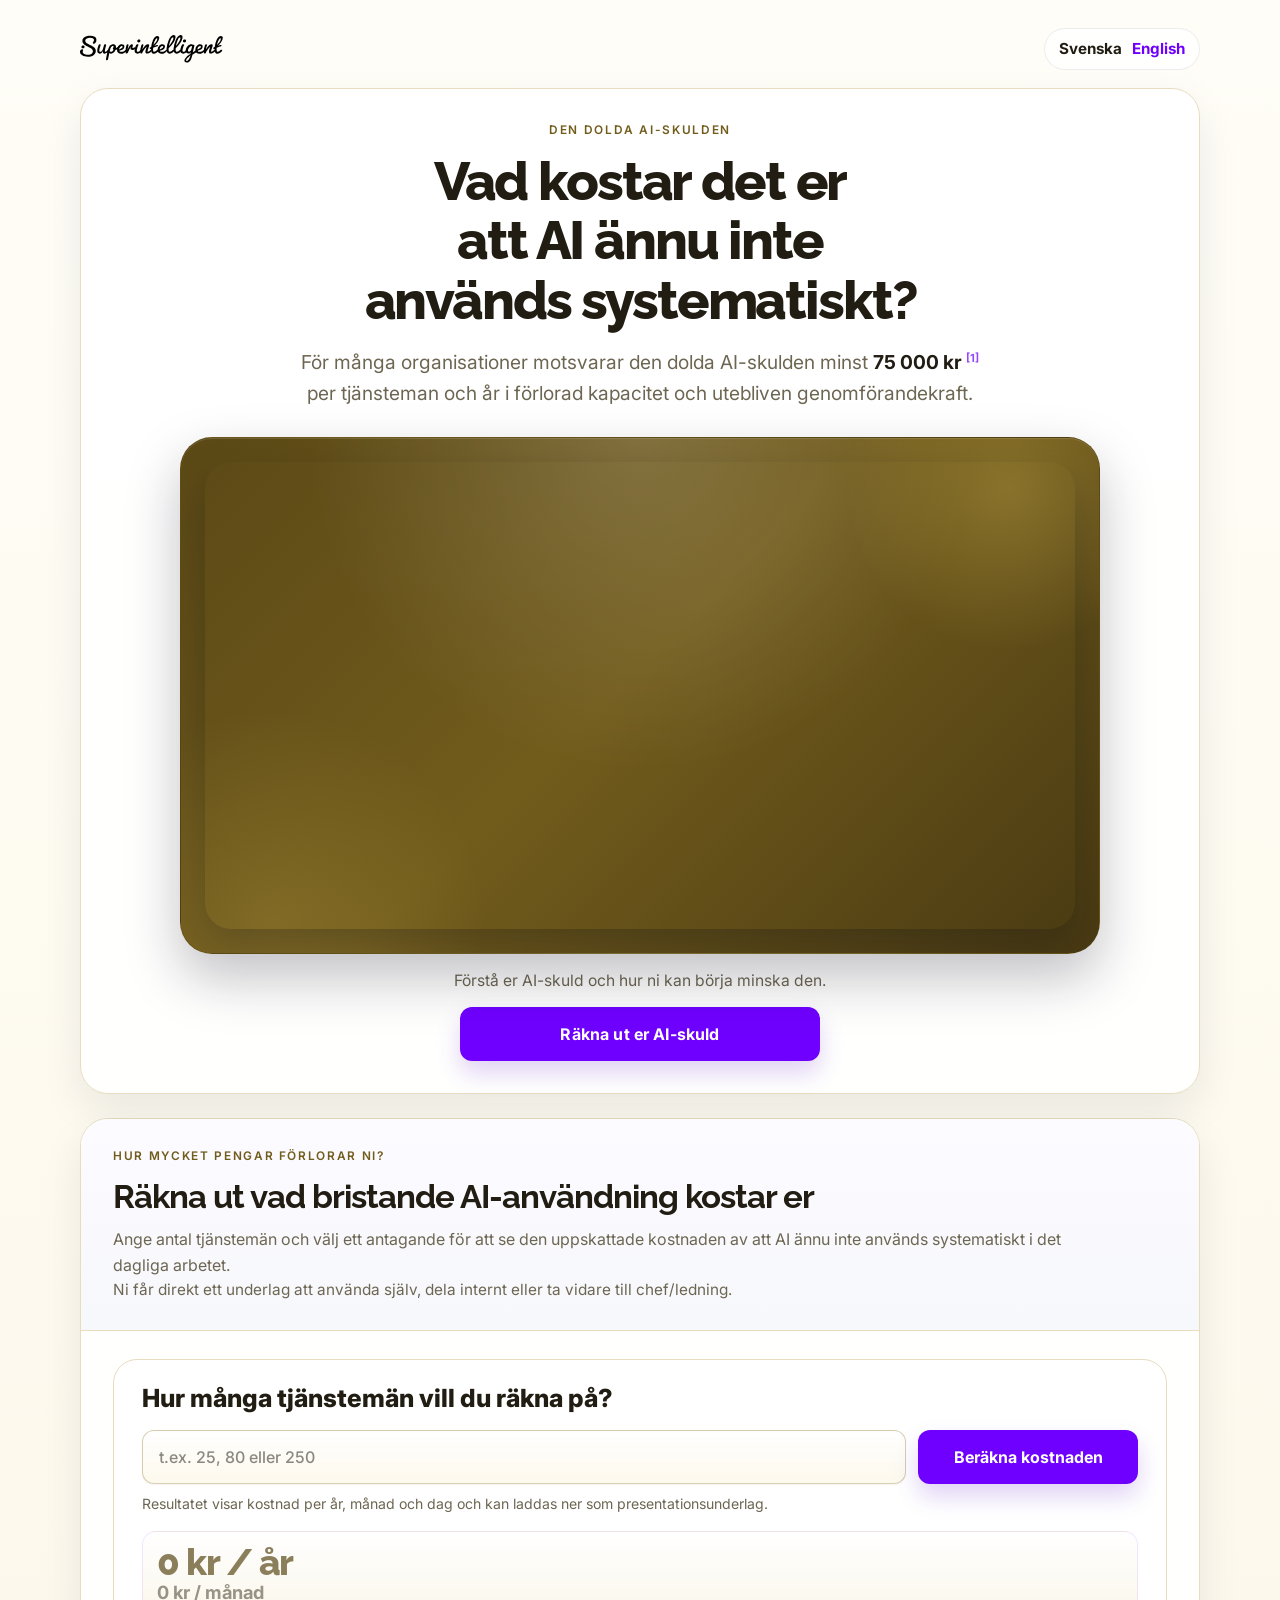
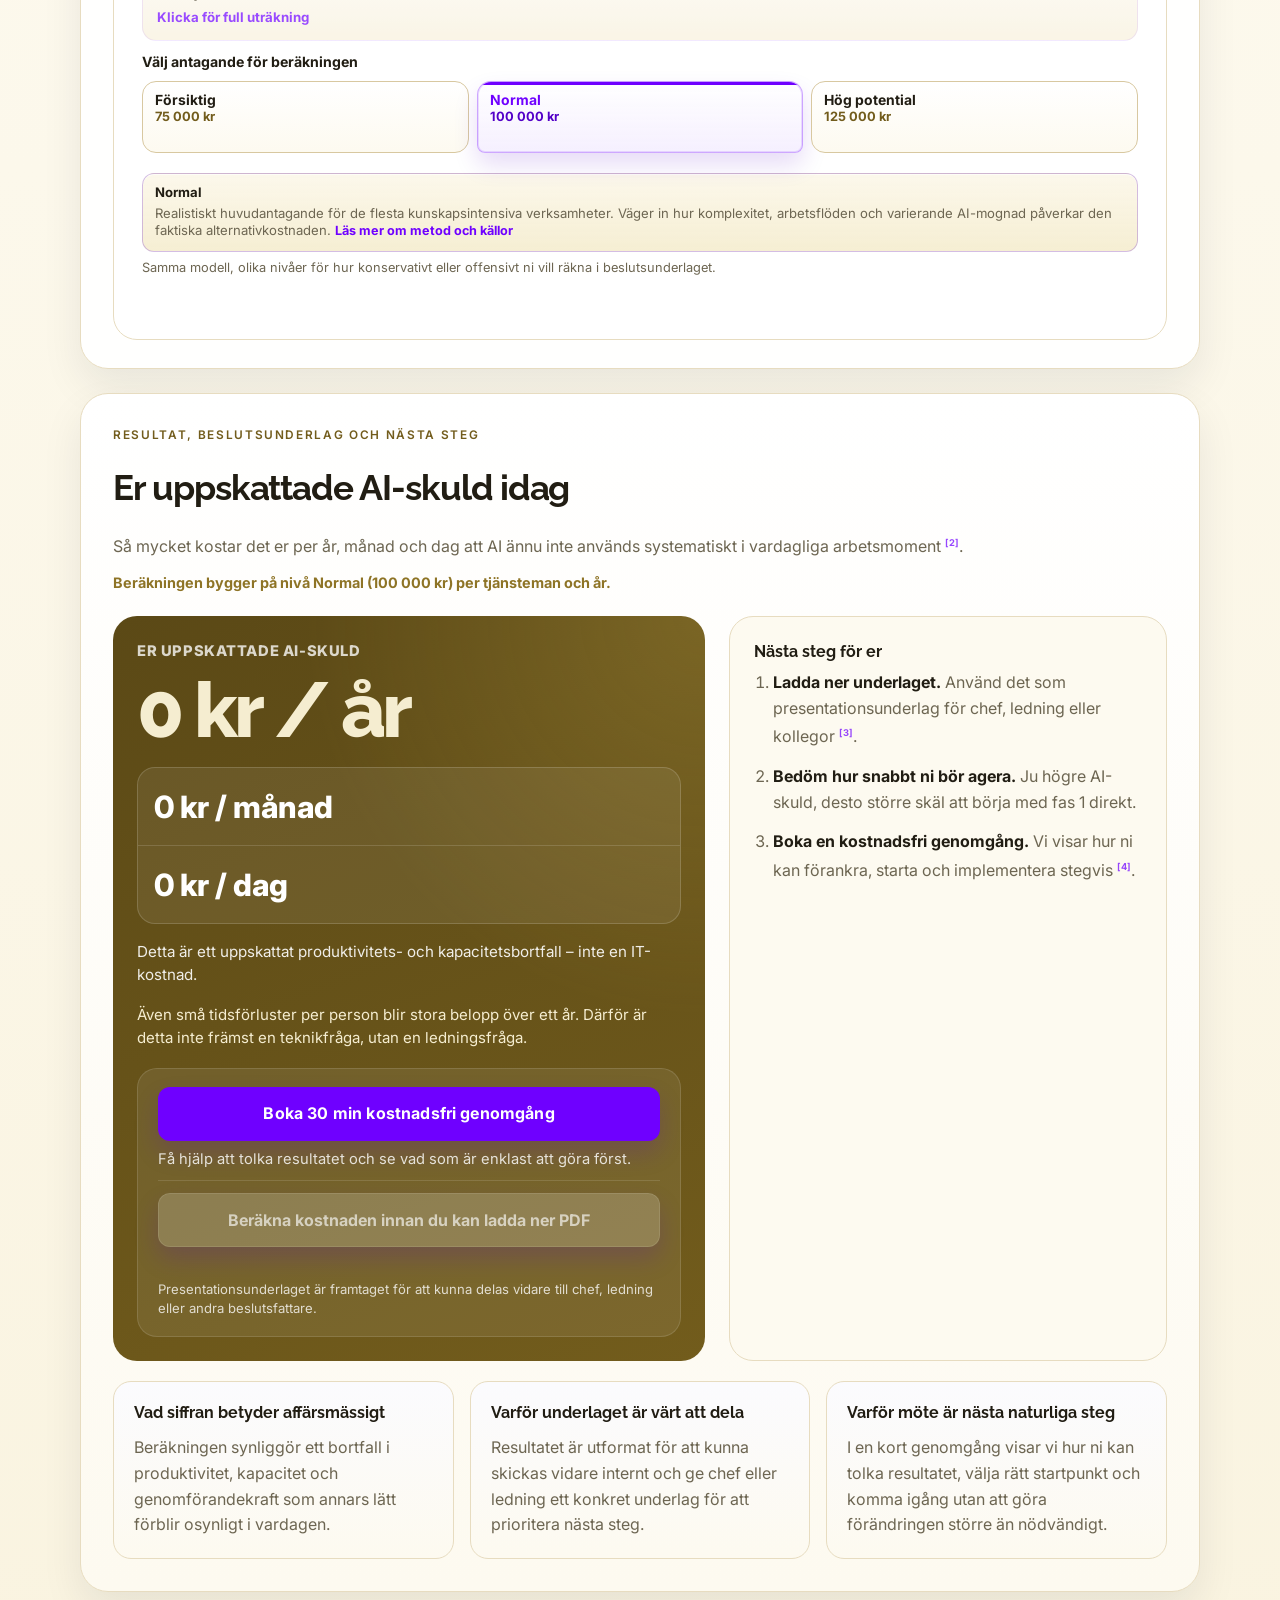
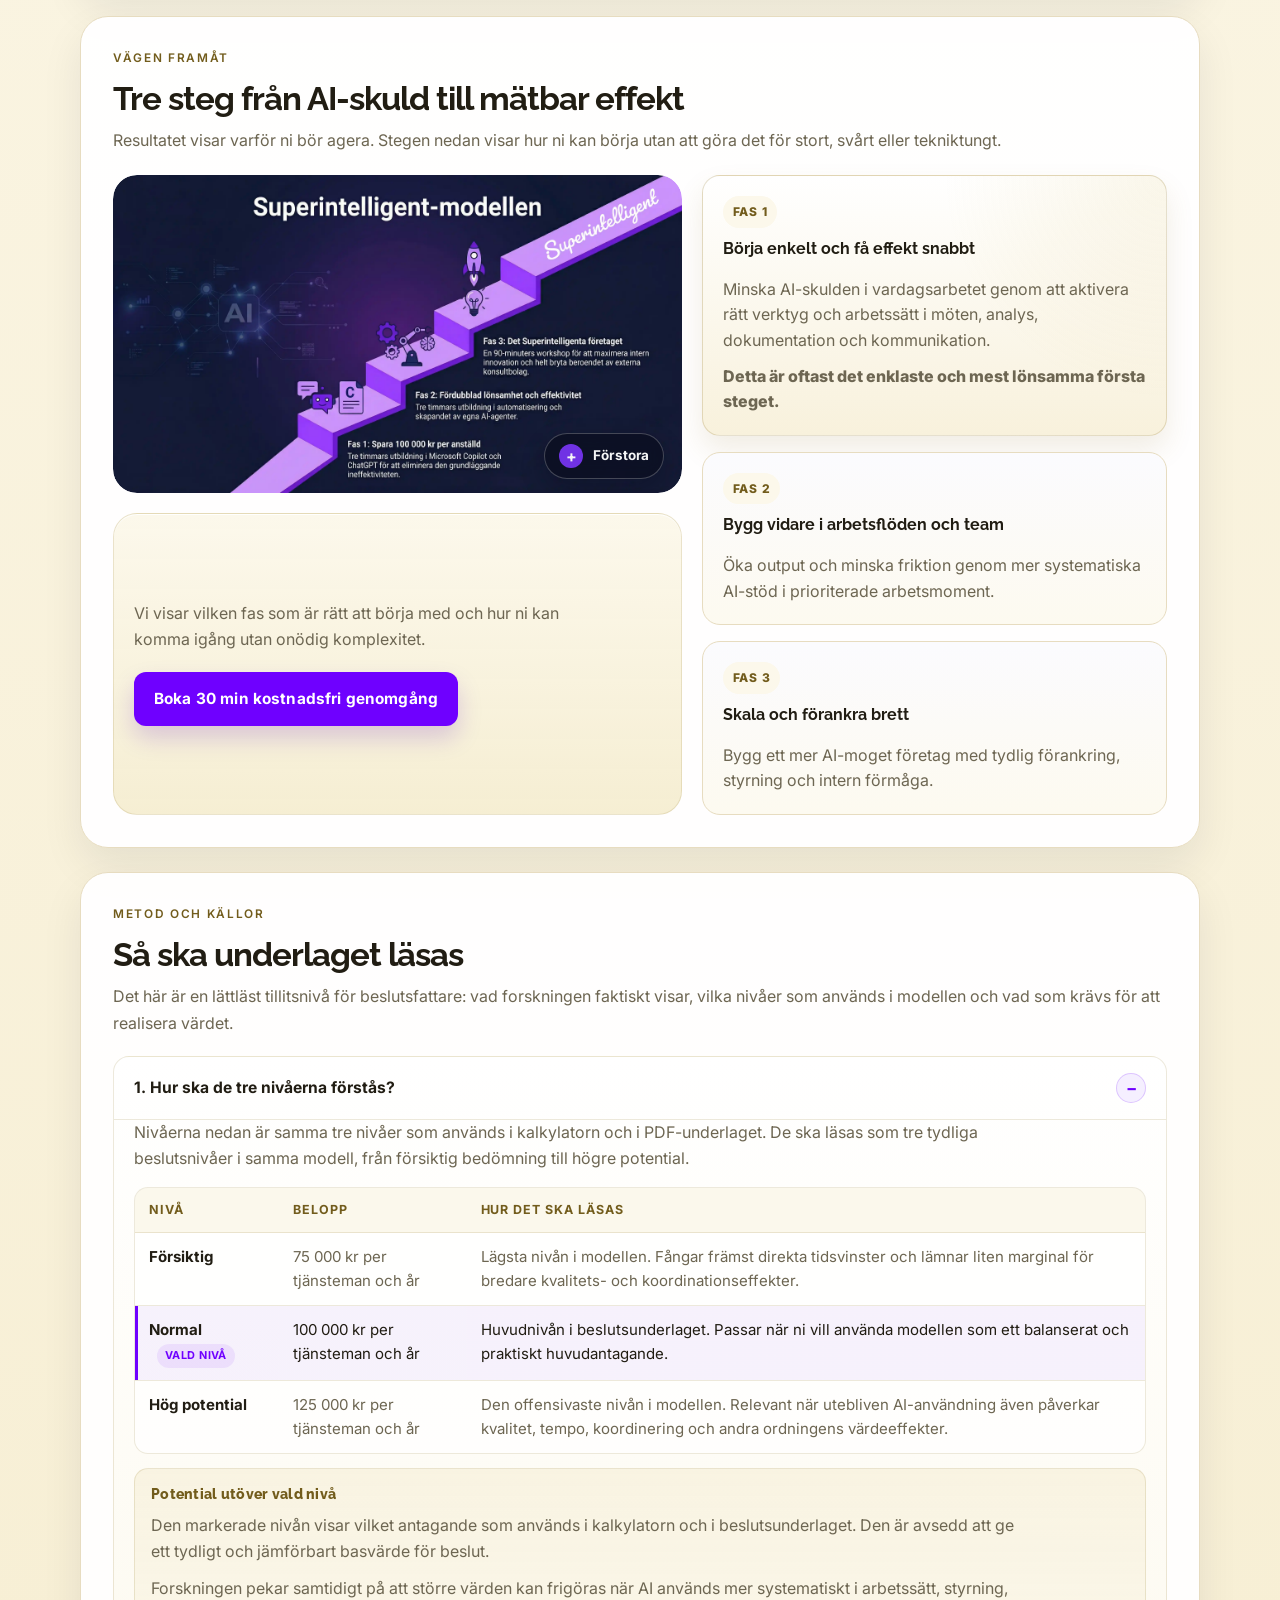
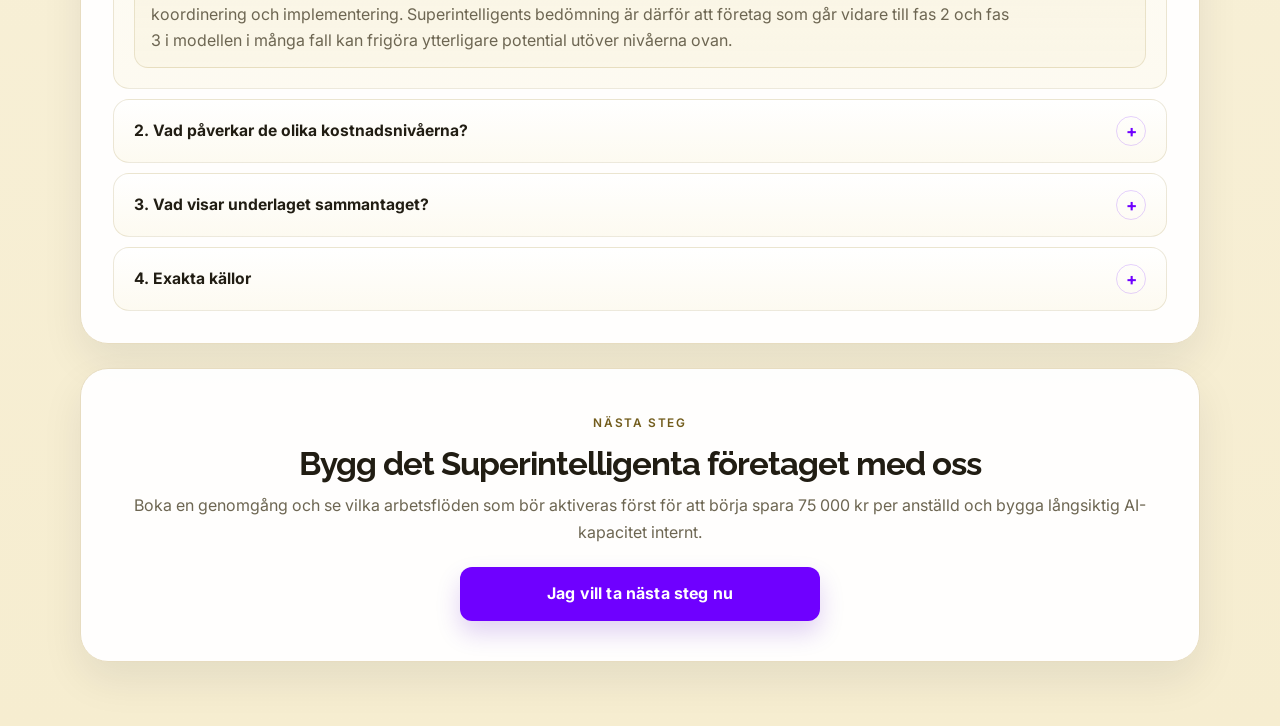
<file: index.html>
<!doctype html>
<html lang="sv">
<head>
  <meta charset="utf-8" />
  <meta name="viewport" content="width=device-width,initial-scale=1" />
  <title>AI-kostnadskalkylator | Vad kostar utebliven AI-användning?</title>
  <meta name="description" content="Räkna ut vad det kostar ert företag att inte använda Microsoft Copilot och ChatGPT fullt ut." />
  <script src="/urls.js"></script>
  <link rel="canonical" id="canonical-link" href="" />
  <link rel="alternate" id="alternate-sv" hreflang="sv" href="" />
  <link rel="alternate" id="alternate-en" hreflang="en" href="" />
  <link rel="alternate" id="alternate-default" hreflang="x-default" href="" />
  <link rel="icon" href="/favicon.svg" type="image/svg+xml" />
  <link rel="icon" href="/favicon-16x16.png" sizes="16x16" type="image/png" />
  <link rel="icon" href="/favicon-32x32.png" sizes="32x32" type="image/png" />
  <link rel="apple-touch-icon" href="/apple-touch-icon.png" sizes="180x180" />
  <link rel="manifest" href="/site.webmanifest" />
  <link rel="preconnect" href="https://fonts.googleapis.com" />
  <link rel="preconnect" href="https://fonts.gstatic.com" crossorigin />
  <link rel="stylesheet" href="https://fonts.googleapis.com/css2?family=Inter:wght@400;500;600;700;800&family=Raleway:wght@600;700;800&display=swap" />
  <link rel="stylesheet" href="/color-tokens.css" />
  <link rel="stylesheet" href="/index.css" />
  <script>
    (function () {
      const urls = window.SITE_URLS;

      if (!urls) {
        return;
      }

      document.getElementById('canonical-link').href = urls.canonical.sv;
      document.getElementById('alternate-sv').href = urls.canonical.sv;
      document.getElementById('alternate-en').href = urls.canonical.en;
      document.getElementById('alternate-default').href = urls.canonical.sv;
    }());
  </script>
</head>
<body>
  <main>
    <header class="topbar" aria-label="Sidhuvud">
      <a class="brand-mark" href="#" data-url-key="language.sv" aria-label="Superintelligent startsida">
        <img src="/images/logo/SuperintelligentLogo.svg" alt="Superintelligent" />
      </a>
      <div class="lang-switch" aria-label="Språk">
        <span>Svenska</span>
        <a href="#" lang="en" data-url-key="language.en">English</a>
      </div>
    </header>

    <div class="page-flow">
      <section class="content-card hero-card" id="hero" aria-labelledby="hero-title">
        <div class="hero-shell">
          <div class="hero-copy">
            <span class="section-kicker">Den dolda AI-skulden</span>
            <h1 id="hero-title">Vad kostar det er att AI ännu inte används systematiskt?</h1>
            <p class="lead">För många organisationer motsvarar den dolda AI-skulden minst <strong><span id="basisAmount">75 000 kr</span></strong><sup class="source-mark"><a href="#" data-url-key="anchors.methodSources" aria-label="Se metod och källor för grundantagandet">[1]</a></sup> per tjänsteman och år i förlorad kapacitet och utebliven genomförandekraft.</p>
          </div>

          <div class="hero-video-block" aria-labelledby="hero-video-title">

            <div class="hero-video-frame">
              <div class="hero-video-embed">
                <iframe
                  src="https://player.vimeo.com/video/1179114873?badge=0&amp;autopause=0&amp;player_id=0&amp;app_id=58479"
                  title="Den dolda AI-skulden för företag"
                  allow="autoplay; fullscreen; picture-in-picture; clipboard-write; encrypted-media; web-share"
                  allowfullscreen
                  referrerpolicy="strict-origin-when-cross-origin"
                ></iframe>
              </div>
            </div>
            <p class="hero-video-copy">Förstå er AI-skuld och hur ni kan börja minska den.</p>
            <div class="hero-video-cta">
              <a class="cta" href="#calculator-title">Räkna ut er AI-skuld</a>
            </div>
          </div>
        </div>
      </section>

      <section class="calculator" id="calculator" aria-labelledby="calculator-title">
        <div class="section calculator-intro">
          <div class="section-header">
            <span class="section-kicker">Hur mycket pengar förlorar ni?</span>
            <h2 class="section-heading" id="calculator-title">Räkna ut vad bristande AI-användning kostar er</h2>
            <p class="section-copy">Ange antal tjänstemän och välj ett antagande för att se den uppskattade kostnaden av att AI ännu inte används systematiskt i det dagliga arbetet.</p>
            <p class="calculator-support-copy">Ni får direkt ett underlag att använda själv, dela internt eller ta vidare till chef/ledning.</p>
          </div>
        </div>

        <div class="section calculator-workbench">
          <div class="calculator-panel">
            <label for="employees">Hur många tjänstemän vill du räkna på?</label>
            <div class="controls">
              <input id="employees" type="number" min="1" step="1" inputmode="numeric" placeholder="t.ex. 25, 80 eller 250" aria-describedby="feedback" />
              <button class="calculate" id="calculateBtn" type="button">Beräkna kostnaden</button>
            </div>
            <p class="calculator-cta-note">Resultatet visar kostnad per år, månad och dag och kan laddas ner som presentationsunderlag.</p>
            <section class="inline-result-summary" id="inlineResultSummary" aria-labelledby="inlineResultTitle">
              <div class="inline-result-main" role="status" aria-live="polite">
                <p class="inline-result-annual" id="inlineYearResult">0 kr / år</p>
                <p class="inline-result-value" id="inlineMonthResult">0 kr / månad</p>
              </div>
              <a class="inline-result-link" id="inlineResultTitle" href="#" data-url-key="anchors.results">Klicka för full uträkning</a>
              <span class="sr-only" id="inlineDayResult">0 kr / dag</span>
            </section>
            <fieldset class="basis-selector" aria-describedby="basisTrustLine">
              <legend id="basisLegend">Välj antagande för beräkningen</legend>
              <div class="basis-options" id="basisOptions" role="radiogroup" aria-label="Val av grundantagande"></div>
              <div class="basis-info-panel" id="basisInfoPanel" hidden aria-live="polite">
                <h3 class="basis-info-title" id="basisInfoTitle"></h3>
                <p class="basis-info-copy" id="basisInfoText"></p>
              </div>
              <p class="basis-trust-line" id="basisTrustLine">Samma modell, olika antaganden för hur konservativt eller offensivt ni vill räkna i beslutsunderlaget.</p>
            </fieldset>
            <p id="feedback" class="error" aria-live="polite"></p>
          </div>
        </div>
      </section>

      <section class="content-card result-card" id="resultSection" aria-labelledby="result-title-heading" data-pdf-section="results">
        <div class="result-header">
          <span class="section-kicker" id="resultSectionKicker">RESULTAT, BESLUTSUNDERLAG OCH NÄSTA STEG</span>
          <h2 class="result-title" id="result-title-heading">Er uppskattade AI-skuld idag</h2>
          <p class="section-copy" id="resultSectionCopy">Så mycket kostar det er per år, månad och dag att AI ännu inte används systematiskt i vardagliga arbetsmoment<sup class="source-mark"><a href="#" data-url-key="anchors.methodSources" aria-label="Se metod och källor för investeringsunderlaget">[2]</a></sup>.</p>
          <p class="result-basis-summary" id="resultBasisSummary"></p>
        </div>

        <div class="result-overview">
          <div class="result-primary">
            <p class="result-eyebrow">Er uppskattade AI-skuld</p>
            <p class="yearly" id="yearResult">0 kr / år</p>
            <div class="sub-results" role="status" aria-live="polite">
              <div class="sub-row" id="monthResult">0 kr / månad</div>
              <div class="sub-row" id="dayResult">0 kr / dag</div>
            </div>
            <p class="result-supporting-copy">Detta är ett uppskattat produktivitets- och kapacitetsbortfall – inte en IT-kostnad.</p>
            <p class="result-decision-line">Även små tidsförluster per person blir stora belopp över ett år. Därför är detta inte främst en teknikfråga, utan en ledningsfråga.</p>
            <div class="result-actions" data-pdf-exclude>
              <div class="result-action-group result-action-group-primary">
                <a class="cta result-booking-cta" href="#" data-url-key="booking.sv">Boka 30 min kostnadsfri genomgång</a>
                <p class="result-action-hint">Få hjälp att tolka resultatet och se vad som är enklast att göra först.</p>
              </div>
              <div class="result-action-group result-action-group-secondary">
                <button class="pdf-download-btn" id="downloadPdfBtn" type="button" disabled>Beräkna kostnaden innan du kan ladda ner PDF</button>
                <p class="pdf-feedback" id="pdfFeedback" aria-live="polite"></p>
                <p class="result-action-note">Presentationsunderlaget är framtaget för att kunna delas vidare till chef, ledning eller andra beslutsfattare.</p>
              </div>
            </div>
          </div>
          <div class="result-explainer">
            <h3 id="resultExplainerTitle">Nästa steg för er</h3>
            <ol class="next-step-list" id="resultExplainerList"></ol>
          </div>
        </div>

        <div class="interpretation-grid" id="interpretationGrid"></div>
      </section>

      <section class="content-card solution-card" id="solution" aria-labelledby="solution-title" data-pdf-section="solution">
          <div class="section-header">
            <span class="section-kicker">Vägen framåt</span>
          <h2 class="section-heading" id="solution-title">Tre steg från AI-skuld till mätbar effekt</h2>
          <p class="section-copy">Resultatet visar varför ni bör agera. Stegen nedan visar hur ni kan börja utan att göra det för stort, svårt eller tekniktungt.</p>
        </div>

        <div class="solution-layout">
          <div class="phase-visual">
            <figure class="phase-figure">
              <button
                class="phase-image-trigger"
                type="button"
                data-lightbox-trigger
                data-lightbox-image="/images/phases/Superintelligent-modellen-40.webp"
                data-lightbox-alt="Superintelligent-modellen i tre faser från AI-adoption till ett superintelligent företag"
                aria-haspopup="dialog"
                aria-controls="imageLightbox"
                aria-label="Förstora bilden Superintelligent-modellen"
              >
                <img
                  class="phase-image"
                  src="/images/phases/Superintelligent-modellen-40.webp"
                  alt="Superintelligent-modellen i tre faser från AI-adoption till ett superintelligent företag"
                />
                <span class="phase-image-zoom-badge" aria-hidden="true">
                  <span class="phase-image-zoom-icon">+</span>
                  <span class="phase-image-zoom-label">Förstora</span>
                </span>
              </button>
            </figure>
            <div class="phase-cta-band" data-pdf-exclude>
              <div class="phase-cta-content">
                <p class="phase-cta-copy">Vi visar vilken fas som är rätt att börja med och hur ni kan komma igång utan onödig komplexitet.</p>
                <a class="cta cta-compact" href="#" data-url-key="booking.sv">Boka 30 min kostnadsfri genomgång</a>
              </div>
            </div>
          </div>
          <div class="phase-grid">
            <article class="phase-card phase-card-priority">
              <span class="phase-index">Fas 1</span>
              <h3>Börja enkelt och få effekt snabbt</h3>
              <p>Minska AI-skulden i vardagsarbetet genom att aktivera rätt verktyg och arbetssätt i möten, analys, dokumentation och kommunikation.</p>
              <p class="phase-card-emphasis">Detta är oftast det enklaste och mest lönsamma första steget.</p>
            </article>
            <article class="phase-card">
              <span class="phase-index">Fas 2</span>
              <h3>Bygg vidare i arbetsflöden och team</h3>
              <p>Öka output och minska friktion genom mer systematiska AI-stöd i prioriterade arbetsmoment.</p>
            </article>
            <article class="phase-card">
              <span class="phase-index">Fas 3</span>
              <h3>Skala och förankra brett</h3>
              <p>Bygg ett mer AI-moget företag med tydlig förankring, styrning och intern förmåga.</p>
            </article>
          </div>
        </div>
      </section>

      <section class="content-card proof-card" id="proof" aria-labelledby="proof-title" data-pdf-section="proof">
        <div class="proof-header">
          <div class="section-header proof-intro">
            <span class="section-kicker">Metod och källor</span>
            <h2 class="section-heading" id="proof-title">Så ska underlaget läsas</h2>
            <p class="section-copy" id="proofSectionCopy">Det här är en lättläst tillitsnivå för beslutsfattare: vad forskningen faktiskt visar, vilka nivåer som används i modellen och vad som krävs för att realisera värdet.</p>
          </div>
        </div>

        <div class="method-accordion" id="methodAccordion" data-accordion-group></div>
      </section>

      <section class="content-card cta-section" id="demo" aria-labelledby="cta-title">
        <span class="section-kicker">Nästa steg</span>
        <h2 class="section-heading" id="cta-title">Bygg det Superintelligenta företaget med oss</h2>
        <p class="section-copy">Boka en genomgång och se vilka arbetsflöden som bör aktiveras först för att börja spara 75 000 kr per anställd och bygga långsiktig AI-kapacitet internt.</p>
        <div class="cta-wrap">
          <a class="cta" href="#" data-url-key="booking.sv">Jag vill ta nästa steg nu</a>
        </div>
      </section>
    </div>
  </main>

  <div class="pdf-export-root" id="pdfExportRoot" aria-hidden="true"></div>
  <div class="image-lightbox" id="imageLightbox" hidden>
    <div class="image-lightbox-backdrop" data-lightbox-close></div>
    <div
      class="image-lightbox-dialog"
      role="dialog"
      aria-modal="true"
      aria-labelledby="imageLightboxTitle"
    >
      <div class="image-lightbox-toolbar">
        <p class="image-lightbox-title" id="imageLightboxTitle">Förstorad bild</p>
        <button class="image-lightbox-close" type="button" data-lightbox-close aria-label="Stäng bildvisning">
          Stäng
        </button>
      </div>
      <div class="image-lightbox-content">
        <img class="image-lightbox-image" id="imageLightboxImage" alt="" />
      </div>
    </div>
  </div>

  <script src="/index.js"></script>
</body>
</html>
</file>
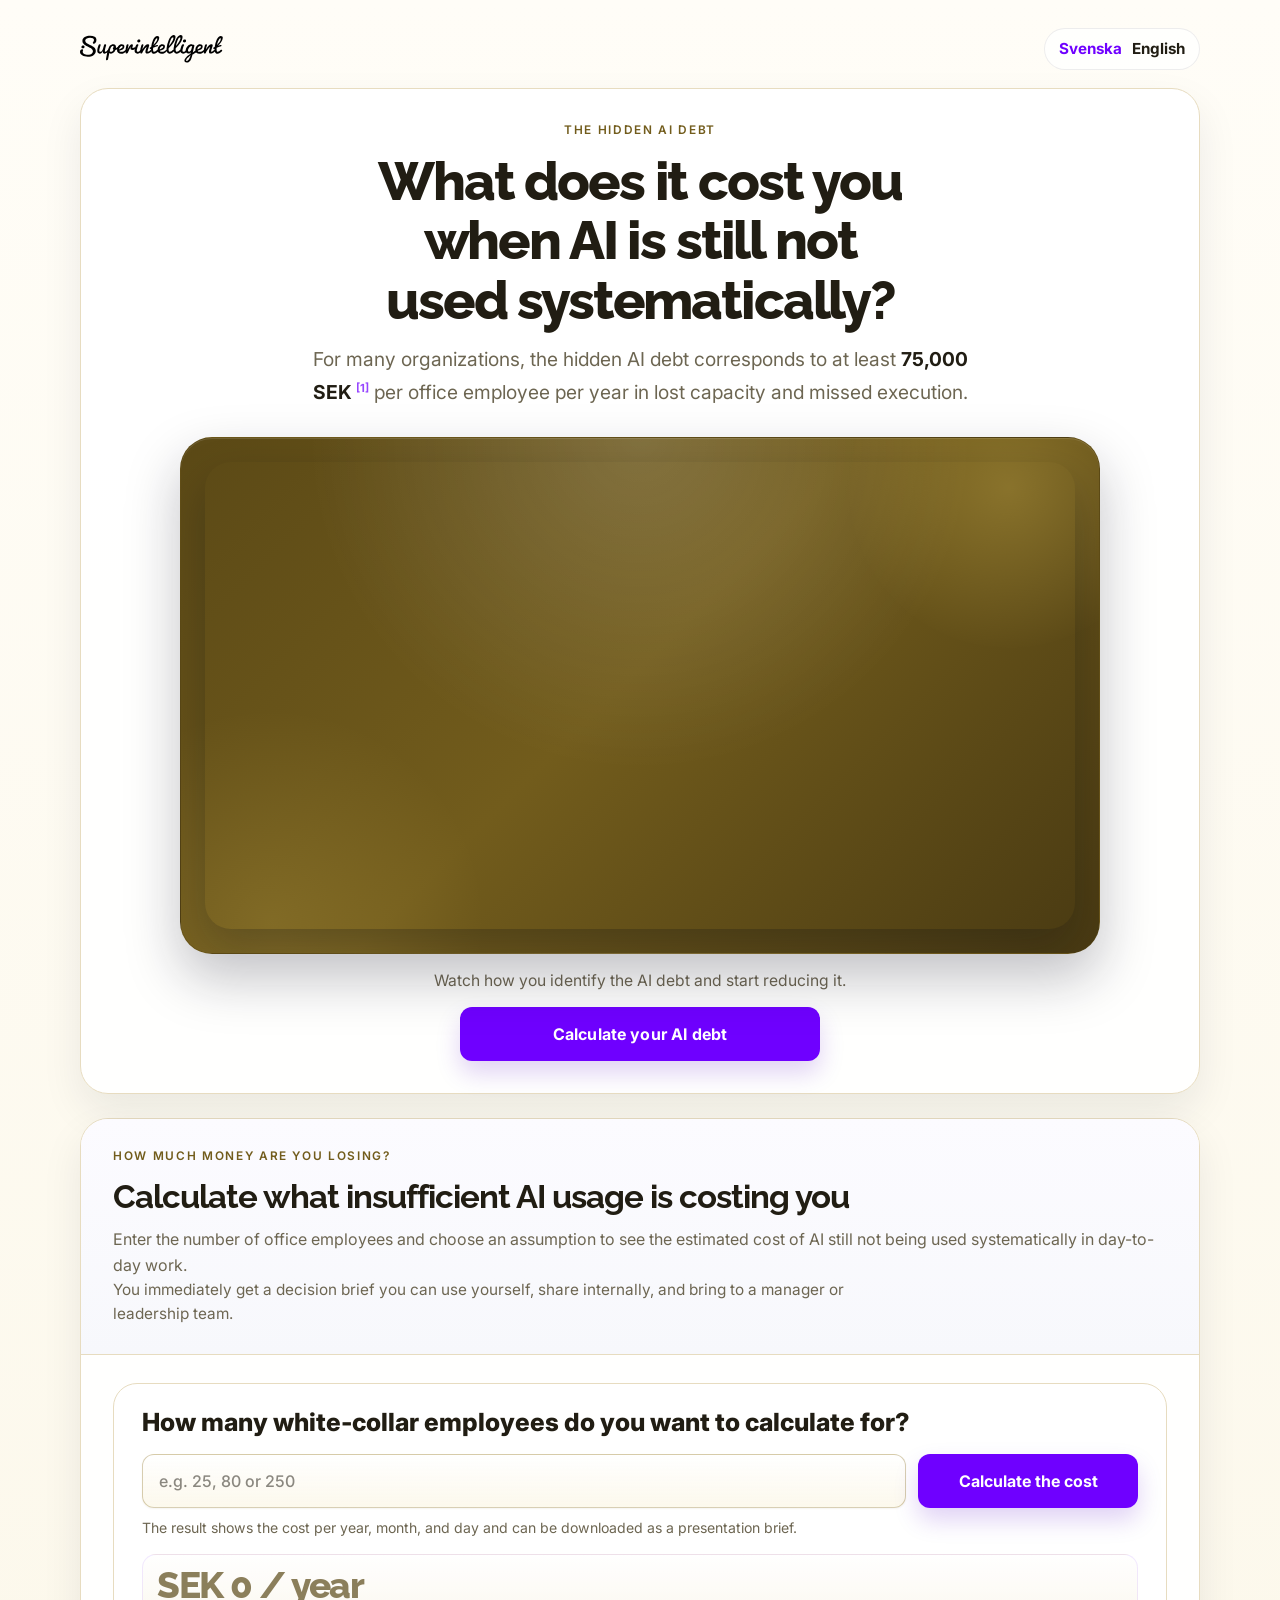
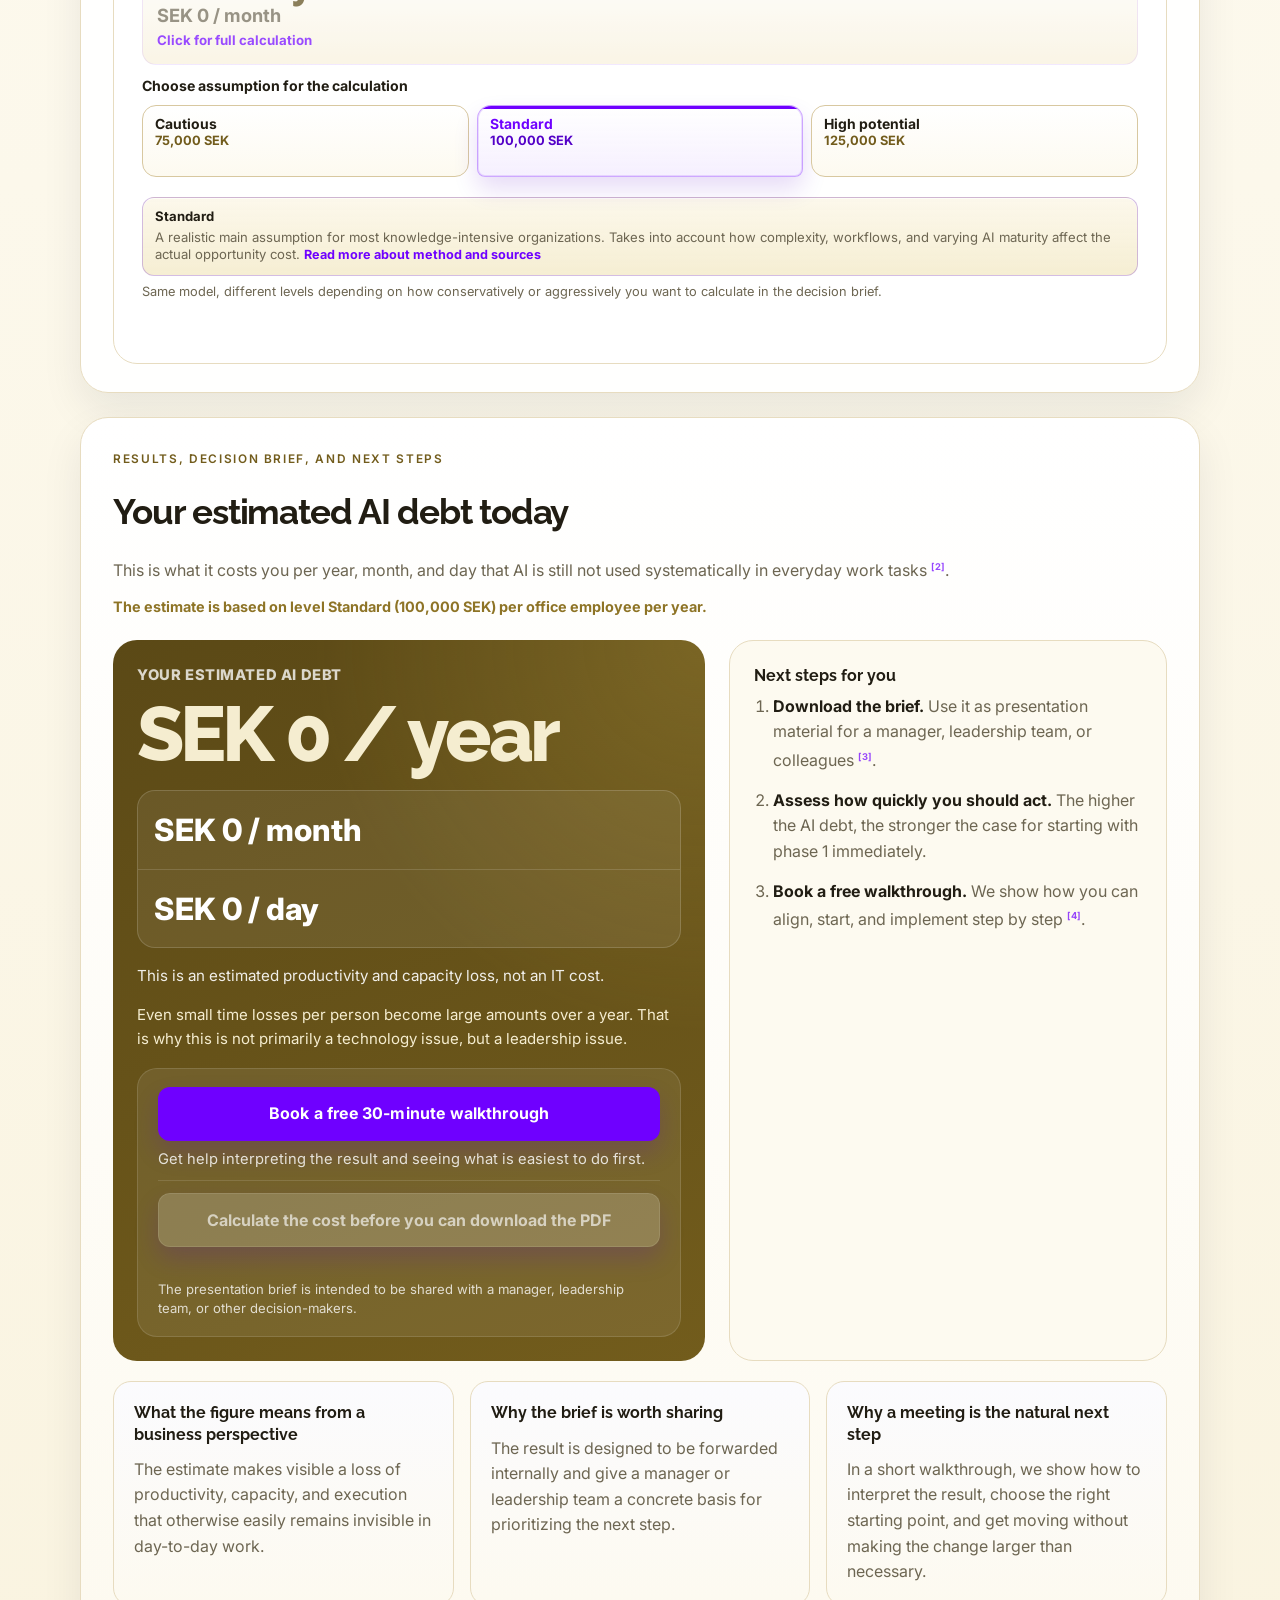
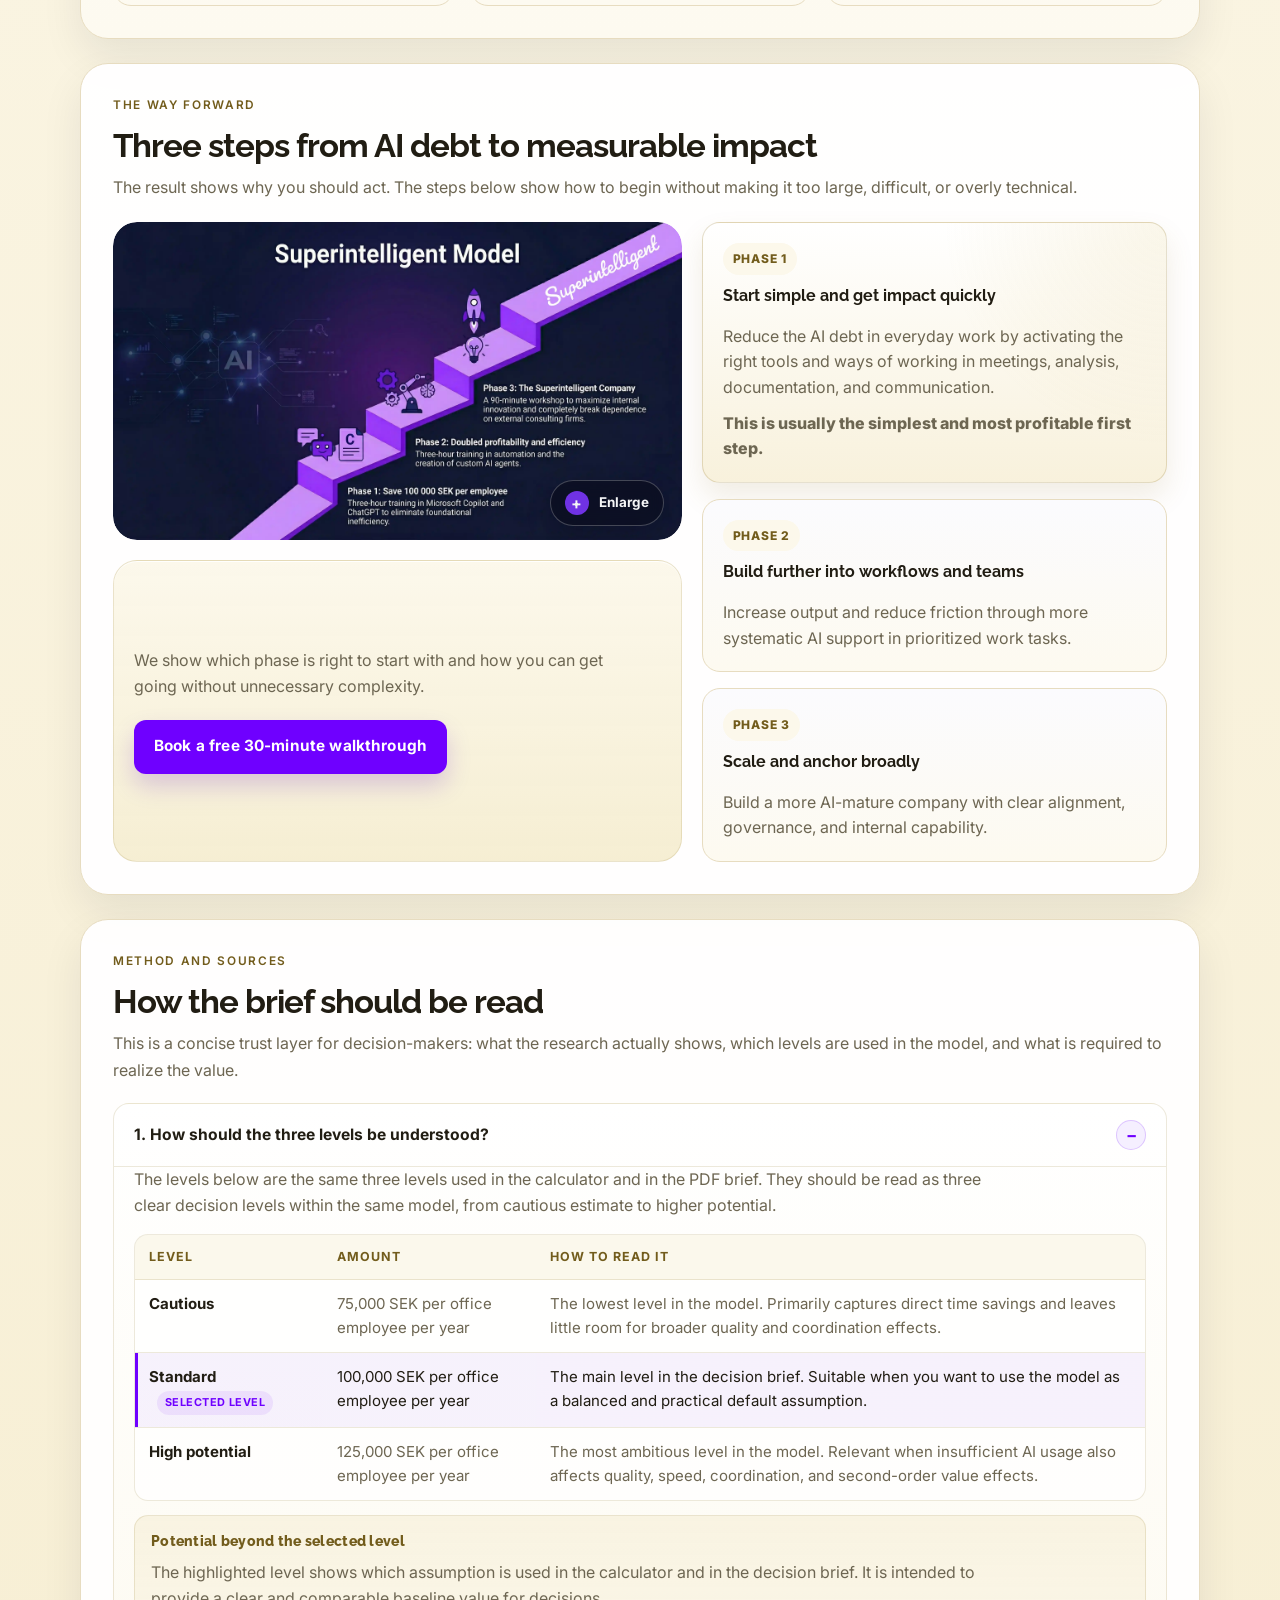
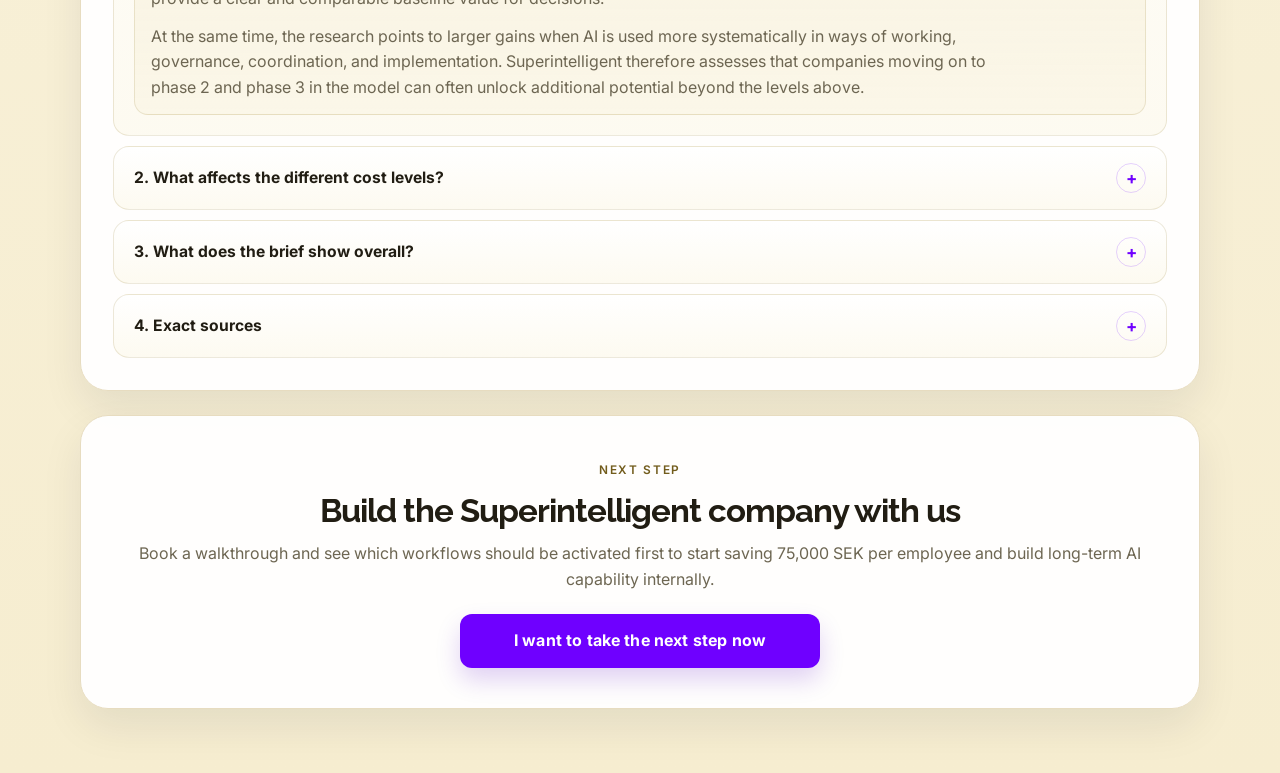
<file: en/index.html>
<!doctype html>
<html lang="en">
<head>
  <meta charset="utf-8" />
  <meta name="viewport" content="width=device-width,initial-scale=1" />
  <title>AI Cost Calculator | What does it cost when AI is not used systematically?</title>
  <meta name="description" content="Calculate what it costs your company not to use Microsoft Copilot and ChatGPT to their full potential." />
  <script src="/urls.js"></script>
  <link rel="canonical" id="canonical-link" href="" />
  <link rel="alternate" id="alternate-sv" hreflang="sv" href="" />
  <link rel="alternate" id="alternate-en" hreflang="en" href="" />
  <link rel="alternate" id="alternate-default" hreflang="x-default" href="" />
  <link rel="icon" href="/favicon.svg" type="image/svg+xml" />
  <link rel="icon" href="/favicon-16x16.png" sizes="16x16" type="image/png" />
  <link rel="icon" href="/favicon-32x32.png" sizes="32x32" type="image/png" />
  <link rel="apple-touch-icon" href="/apple-touch-icon.png" sizes="180x180" />
  <link rel="manifest" href="/site.webmanifest" />
  <link rel="preconnect" href="https://fonts.googleapis.com" />
  <link rel="preconnect" href="https://fonts.gstatic.com" crossorigin />
  <link rel="stylesheet" href="https://fonts.googleapis.com/css2?family=Inter:wght@400;500;600;700;800&family=Raleway:wght@600;700;800&display=swap" />
  <link rel="stylesheet" href="/color-tokens.css" />
  <link rel="stylesheet" href="/en/index.css" />
  <script>
    (function () {
      const urls = window.SITE_URLS;

      if (!urls) {
        return;
      }

      document.getElementById('canonical-link').href = urls.canonical.en;
      document.getElementById('alternate-sv').href = urls.canonical.sv;
      document.getElementById('alternate-en').href = urls.canonical.en;
      document.getElementById('alternate-default').href = urls.canonical.sv;
    }());
  </script>
</head>
<body>
  <main>
    <header class="topbar" aria-label="Page header">
      <a class="brand-mark" href="#" data-url-key="language.en" aria-label="Superintelligent home page">
        <img src="/images/logo/SuperintelligentLogo.svg" alt="Superintelligent" />
      </a>
      <div class="lang-switch" aria-label="Language">
        <a href="#" lang="sv" data-url-key="language.sv">Svenska</a>
        <span>English</span>
      </div>
    </header>

    <div class="page-flow">
      <section class="content-card hero-card" id="hero" aria-labelledby="hero-title">
        <div class="hero-shell">
          <div class="hero-copy">
            <span class="section-kicker">The hidden AI debt</span>
            <h1 id="hero-title">What does it cost you when AI is still not used systematically?</h1>
            <p class="lead">For many organizations, the hidden AI debt corresponds to at least <strong><span id="basisAmount">75,000 SEK</span></strong><sup class="source-mark"><a href="#" data-url-key="anchors.methodSources" aria-label="See method and sources for the base assumption">[1]</a></sup> per office employee per year in lost capacity and missed execution.</p>
          </div>

          <div class="hero-video-block" aria-labelledby="hero-video-title">

            <div class="hero-video-frame">
              <div class="hero-video-embed">
                <iframe
                  src="https://player.vimeo.com/video/1179114873?badge=0&amp;autopause=0&amp;player_id=0&amp;app_id=58479"
                  title="The hidden AI debt for companies"
                  allow="autoplay; fullscreen; picture-in-picture; clipboard-write; encrypted-media; web-share"
                  allowfullscreen
                  referrerpolicy="strict-origin-when-cross-origin"
                ></iframe>
              </div>
            </div>
            <p class="hero-video-copy">Watch how you identify the AI debt and start reducing it.</p>
            <div class="hero-video-cta">
              <a class="cta" href="#calculator-title">Calculate your AI debt</a>
            </div>
          </div>
        </div>
      </section>

      <section class="calculator" id="calculator" aria-labelledby="calculator-title">
        <div class="section calculator-intro">
          <div class="section-header">
            <span class="section-kicker">How much money are you losing?</span>
            <h2 class="section-heading" id="calculator-title">Calculate what insufficient AI usage is costing you</h2>
            <p class="section-copy">Enter the number of office employees and choose an assumption to see the estimated cost of AI still not being used systematically in day-to-day work.</p>
            <p class="calculator-support-copy">You immediately get a decision brief you can use yourself, share internally, and bring to a manager or leadership team.</p>
          </div>
        </div>

        <div class="section calculator-workbench">
          <div class="calculator-panel">
            <label for="employees">How many white-collar employees do you want to calculate for?</label>
            <div class="controls">
              <input id="employees" type="number" min="1" step="1" inputmode="numeric" placeholder="e.g. 25, 80 or 250" aria-describedby="feedback" />
              <button class="calculate" id="calculateBtn" type="button">Calculate the cost</button>
            </div>
            <p class="calculator-cta-note">The result shows the cost per year, month, and day and can be downloaded as a presentation brief.</p>
            <section class="inline-result-summary" id="inlineResultSummary" aria-labelledby="inlineResultTitle">
              <div class="inline-result-main" role="status" aria-live="polite">
                <p class="inline-result-annual" id="inlineYearResult">SEK 0 / year</p>
                <p class="inline-result-value" id="inlineMonthResult">SEK 0 / month</p>
              </div>
              <a class="inline-result-link" id="inlineResultTitle" href="#" data-url-key="anchors.results">Click for full calculation</a>
              <span class="sr-only" id="inlineDayResult">SEK 0 / day</span>
            </section>
            <fieldset class="basis-selector" aria-describedby="basisTrustLine">
              <legend id="basisLegend">Choose assumption for the calculation</legend>
              <div class="basis-options" id="basisOptions" role="radiogroup" aria-label="Choice of baseline assumption"></div>
              <div class="basis-info-panel" id="basisInfoPanel" hidden aria-live="polite">
                <h3 class="basis-info-title" id="basisInfoTitle"></h3>
                <p class="basis-info-copy" id="basisInfoText"></p>
              </div>
              <p class="basis-trust-line" id="basisTrustLine">Same model, different assumptions depending on how conservatively or aggressively you want to calculate in the decision brief.</p>
            </fieldset>
            <p id="feedback" class="error" aria-live="polite"></p>
          </div>
        </div>
      </section>

      <section class="content-card result-card" id="resultSection" aria-labelledby="result-title-heading" data-pdf-section="results">
        <div class="result-header">
          <span class="section-kicker" id="resultSectionKicker">RESULTS, DECISION BRIEF, AND NEXT STEPS</span>
          <h2 class="result-title" id="result-title-heading">Your estimated AI debt today</h2>
          <p class="section-copy" id="resultSectionCopy">This is what it costs you per year, month, and day that AI is still not used systematically in everyday work tasks<sup class="source-mark"><a href="#" data-url-key="anchors.methodSources" aria-label="See method and sources for the investment brief">[2]</a></sup>.</p>
          <p class="result-basis-summary" id="resultBasisSummary"></p>
        </div>

        <div class="result-overview">
          <div class="result-primary">
            <p class="result-eyebrow">Your estimated AI debt</p>
            <p class="yearly" id="yearResult">SEK 0 / year</p>
            <div class="sub-results" role="status" aria-live="polite">
              <div class="sub-row" id="monthResult">SEK 0 / month</div>
              <div class="sub-row" id="dayResult">SEK 0 / day</div>
            </div>
            <p class="result-supporting-copy">This is an estimated productivity and capacity loss, not an IT cost.</p>
            <p class="result-decision-line">Even small time losses per person become large amounts over a year. That is why this is not primarily a technology issue, but a leadership issue.</p>
            <div class="result-actions" data-pdf-exclude>
              <div class="result-action-group result-action-group-primary">
                <a class="cta result-booking-cta" href="#" data-url-key="booking.en">Book a free 30-minute walkthrough</a>
                <p class="result-action-hint">Get help interpreting the result and seeing what is easiest to do first.</p>
              </div>
              <div class="result-action-group result-action-group-secondary">
                <button class="pdf-download-btn" id="downloadPdfBtn" type="button" disabled>Calculate the cost before you can download the PDF</button>
                <p class="pdf-feedback" id="pdfFeedback" aria-live="polite"></p>
                <p class="result-action-note">The presentation brief is intended to be shared with a manager, leadership team, or other decision-makers.</p>
              </div>
            </div>
          </div>
          <div class="result-explainer">
            <h3 id="resultExplainerTitle">Next steps for you</h3>
            <ol class="next-step-list" id="resultExplainerList"></ol>
          </div>
        </div>

        <div class="interpretation-grid" id="interpretationGrid"></div>
      </section>

      <section class="content-card solution-card" id="solution" aria-labelledby="solution-title" data-pdf-section="solution">
          <div class="section-header">
            <span class="section-kicker">The way forward</span>
          <h2 class="section-heading" id="solution-title">Three steps from AI debt to measurable impact</h2>
          <p class="section-copy">The result shows why you should act. The steps below show how to begin without making it too large, difficult, or overly technical.</p>
        </div>

        <div class="solution-layout">
          <div class="phase-visual">
            <figure class="phase-figure">
              <button
                class="phase-image-trigger"
                type="button"
                data-lightbox-trigger
                data-lightbox-image="/images/phases/Superintelligent-model-40.webp"
                data-lightbox-alt="The Superintelligent model in three phases from AI adoption to a superintelligent company"
                aria-haspopup="dialog"
                aria-controls="imageLightbox"
                aria-label="Enlarge the Superintelligent model image"
              >
                <img
                  class="phase-image"
                  src="/images/phases/Superintelligent-model-40.webp"
                  alt="The Superintelligent model in three phases from AI adoption to a superintelligent company"
                />
                <span class="phase-image-zoom-badge" aria-hidden="true">
                  <span class="phase-image-zoom-icon">+</span>
                  <span class="phase-image-zoom-label">Enlarge</span>
                </span>
              </button>
            </figure>
            <div class="phase-cta-band" data-pdf-exclude>
              <div class="phase-cta-content">
                <p class="phase-cta-copy">We show which phase is right to start with and how you can get going without unnecessary complexity.</p>
                <a class="cta cta-compact" href="#" data-url-key="booking.en">Book a free 30-minute walkthrough</a>
              </div>
            </div>
          </div>
          <div class="phase-grid">
            <article class="phase-card phase-card-priority">
              <span class="phase-index">Phase 1</span>
              <h3>Start simple and get impact quickly</h3>
              <p>Reduce the AI debt in everyday work by activating the right tools and ways of working in meetings, analysis, documentation, and communication.</p>
              <p class="phase-card-emphasis">This is usually the simplest and most profitable first step.</p>
            </article>
            <article class="phase-card">
              <span class="phase-index">Phase 2</span>
              <h3>Build further into workflows and teams</h3>
              <p>Increase output and reduce friction through more systematic AI support in prioritized work tasks.</p>
            </article>
            <article class="phase-card">
              <span class="phase-index">Phase 3</span>
              <h3>Scale and anchor broadly</h3>
              <p>Build a more AI-mature company with clear alignment, governance, and internal capability.</p>
            </article>
          </div>
        </div>
      </section>

      <section class="content-card proof-card" id="proof" aria-labelledby="proof-title" data-pdf-section="proof">
        <div class="proof-header">
          <div class="section-header proof-intro">
            <span class="section-kicker">Method and sources</span>
            <h2 class="section-heading" id="proof-title">How the brief should be read</h2>
            <p class="section-copy" id="proofSectionCopy">This is a concise trust layer for decision-makers: what the research actually shows, which levels are used in the model, and what is required to realize the value.</p>
          </div>
        </div>

        <div class="method-accordion" id="methodAccordion" data-accordion-group></div>
      </section>

      <section class="content-card cta-section" id="demo" aria-labelledby="cta-title">
        <span class="section-kicker">Next step</span>
        <h2 class="section-heading" id="cta-title">Build the Superintelligent company with us</h2>
        <p class="section-copy">Book a walkthrough and see which workflows should be activated first to start saving 75,000 SEK per employee and build long-term AI capability internally.</p>
        <div class="cta-wrap">
          <a class="cta" href="#" data-url-key="booking.en">I want to take the next step now</a>
        </div>
      </section>
    </div>
  </main>

  <div class="pdf-export-root" id="pdfExportRoot" aria-hidden="true"></div>
  <div class="image-lightbox" id="imageLightbox" hidden>
    <div class="image-lightbox-backdrop" data-lightbox-close></div>
    <div
      class="image-lightbox-dialog"
      role="dialog"
      aria-modal="true"
      aria-labelledby="imageLightboxTitle"
    >
      <div class="image-lightbox-toolbar">
        <p class="image-lightbox-title" id="imageLightboxTitle">Enlarged image</p>
        <button class="image-lightbox-close" type="button" data-lightbox-close aria-label="Close image viewer">
          Close
        </button>
      </div>
      <div class="image-lightbox-content">
        <img class="image-lightbox-image" id="imageLightboxImage" alt="" />
      </div>
    </div>
  </div>

  <script src="/en/index.js"></script>
</body>
</html>
</file>
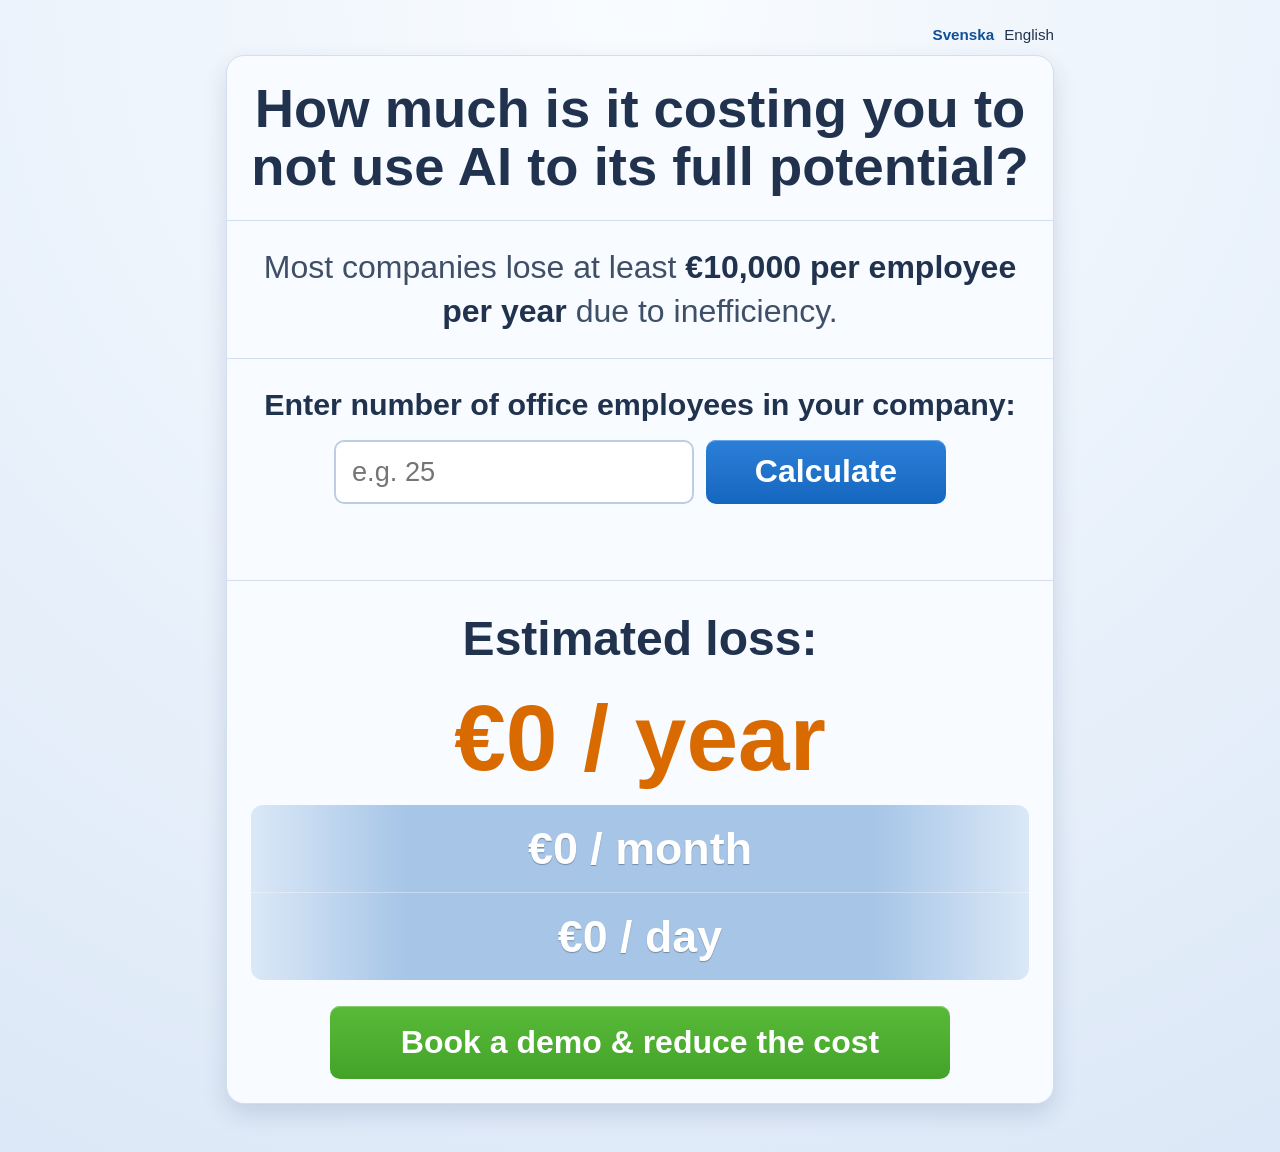
<file: en.html>
<!doctype html>
<html lang="en">
<head>
  <meta charset="utf-8" />
  <meta name="viewport" content="width=device-width,initial-scale=1" />
  <title>AI Cost Calculator | What does underusing AI cost?</title>
  <meta name="description" content="Estimate what it costs your company not to fully use Microsoft Copilot and ChatGPT." />
  <link rel="canonical" href="https://superintelligent.se/en.html" />
  <link rel="alternate" hreflang="sv" href="https://superintelligent.se/" />
  <link rel="alternate" hreflang="en" href="https://superintelligent.se/en.html" />
  <link rel="alternate" hreflang="x-default" href="https://superintelligent.se/" />
  <style>
    :root {
      --bg: #eef4fb;
      --card: #f8fbff;
      --text: #20324d;
      --muted: #3f4f67;
      --line: #d3dfef;
      --blue: #1566be;
      --blue-dark: #0f4f95;
      --green: #43a329;
      --orange: #d96a00;
      --radius: 18px;
      --shadow: 0 10px 24px rgba(10, 42, 90, 0.14);
    }

    * { box-sizing: border-box; }

    body {
      margin: 0;
      font-family: Arial, sans-serif;
      color: var(--text);
      background: radial-gradient(circle at top, #f9fcff 0%, #dce8f7 100%);
      line-height: 1.4;
      min-height: 100vh;
    }

    main {
      width: min(100%, 860px);
      margin: 0 auto;
      padding: 24px 16px 48px;
    }

    .calculator {
      background: var(--card);
      border: 1px solid var(--line);
      border-radius: var(--radius);
      box-shadow: var(--shadow);
      overflow: hidden;
    }

    .section {
      padding: 24px;
      border-bottom: 1px solid var(--line);
    }

    .section:last-child { border-bottom: 0; }

    h1 {
      font-size: clamp(2rem, 5vw, 3.4rem);
      line-height: 1.06;
      text-align: center;
      margin: 0;
    }

    .lead {
      margin: 0;
      text-align: center;
      font-size: clamp(1.1rem, 2.7vw, 2rem);
      color: var(--muted);
    }

    .lead strong { color: var(--text); }

    label {
      display: block;
      text-align: center;
      font-size: clamp(1.25rem, 2.6vw, 1.9rem);
      font-weight: 700;
      margin-bottom: 14px;
    }

    .controls {
      display: flex;
      gap: 12px;
      justify-content: center;
      flex-wrap: wrap;
    }

    input {
      width: min(100%, 360px);
      border: 2px solid #bccde4;
      border-radius: 10px;
      padding: 14px 16px;
      font-size: 1.7rem;
      color: var(--text);
      background: #fff;
    }

    button {
      border: 0;
      border-radius: 10px;
      cursor: pointer;
      font-weight: 700;
      color: #fff;
      transition: transform .15s ease, filter .15s ease;
    }

    button:hover {
      filter: brightness(1.05);
      transform: translateY(-1px);
    }

    .calculate {
      background: linear-gradient(#2c7fd8, var(--blue));
      box-shadow: inset 0 1px 0 #69a7eb;
      font-size: 2rem;
      padding: 10px 24px;
      min-width: 240px;
    }

    .error {
      margin-top: 12px;
      min-height: 24px;
      font-weight: 700;
      text-align: center;
      color: #b02626;
    }

    .result-title {
      text-align: center;
      margin: 0;
      font-size: clamp(1.9rem, 4vw, 3rem);
    }

    .yearly {
      font-size: clamp(2.7rem, 8vw, 5.8rem);
      text-align: center;
      color: var(--orange);
      font-weight: 800;
      margin: 18px 0;
      line-height: 1.05;
    }

    .sub-results {
      background: linear-gradient(90deg, rgba(21,102,190,0.13) 0%, rgba(21,102,190,0.36) 20%, rgba(21,102,190,0.36) 80%, rgba(21,102,190,0.13) 100%);
      border-radius: 12px;
      overflow: hidden;
    }

    .sub-row {
      font-size: clamp(1.5rem, 3.7vw, 2.8rem);
      text-align: center;
      padding: 12px;
      font-weight: 700;
      color: #fff;
      text-shadow: 0 1px 1px rgba(0,0,0,.3);
    }

    .sub-row + .sub-row {
      border-top: 1px solid rgba(255,255,255,.35);
    }

    .cta-wrap {
      padding-top: 26px;
      text-align: center;
    }

    .cta {
      display: inline-block;
      background: linear-gradient(#58ba38, var(--green));
      box-shadow: inset 0 1px 0 #8ad06f;
      text-decoration: none;
      font-size: clamp(1.3rem, 3vw, 2rem);
      color: #fff;
      font-weight: 700;
      padding: 14px 20px;
      border-radius: 10px;
      min-width: min(100%, 620px);
    }

    .lang-switch {
      display: flex;
      justify-content: flex-end;
      margin-bottom: 10px;
      font-size: .95rem;
      gap: 10px;
    }

    .lang-switch a {
      color: var(--blue-dark);
      font-weight: 700;
      text-decoration: none;
    }

    @media (max-width: 640px) {
      .section { padding: 18px 14px; }
      .calculate { width: 100%; font-size: 1.7rem; }
      input { font-size: 1.45rem; }
      .cta { width: 100%; }
    }
  </style>
</head>
<body>
  <main>
    <div class="lang-switch" aria-label="Language">
      <a href="/" lang="sv">Svenska</a>
      <span>English</span>
    </div>

    <section class="calculator" aria-label="AI cost calculator">
      <div class="section">
        <h1>How much is it costing you to not use AI to its full potential?</h1>
      </div>

      <div class="section">
        <p class="lead">Most companies lose at least <strong>€10,000 per employee per year</strong> due to inefficiency.</p>
      </div>

      <div class="section">
        <label for="employees">Enter number of office employees in your company:</label>
        <div class="controls">
          <input id="employees" type="number" min="1" step="1" inputmode="numeric" placeholder="e.g. 25" aria-describedby="feedback" />
          <button class="calculate" id="calculateBtn" type="button">Calculate</button>
        </div>
        <p id="feedback" class="error" aria-live="polite"></p>
      </div>

      <div class="section">
        <h2 class="result-title">Estimated loss:</h2>
        <p class="yearly" id="yearResult">€0 / year</p>
        <div class="sub-results" role="status" aria-live="polite">
          <div class="sub-row" id="monthResult">€0 / month</div>
          <div class="sub-row" id="dayResult">€0 / day</div>
        </div>

        <div class="cta-wrap">
          <a class="cta" href="#demo">Book a demo &amp; reduce the cost</a>
        </div>
      </div>
    </section>
  </main>

  <script>
    const employeesInput = document.getElementById('employees');
    const feedback = document.getElementById('feedback');
    const calculateBtn = document.getElementById('calculateBtn');
    const yearResult = document.getElementById('yearResult');
    const monthResult = document.getElementById('monthResult');
    const dayResult = document.getElementById('dayResult');

    const COST_PER_EMPLOYEE_SEK = 100000;
    const SEK_PER_EUR = 10;
    const COST_PER_EMPLOYEE_EUR = COST_PER_EMPLOYEE_SEK / SEK_PER_EUR;
    const DAYS_PER_YEAR = 365;
    const MONTHS_PER_YEAR = 12;

    function formatEUR(value) {
      return new Intl.NumberFormat('en', {
        style: 'currency',
        currency: 'EUR',
        maximumFractionDigits: 0
      }).format(value);
    }

    function setResults(annualCost) {
      const monthlyCost = annualCost / MONTHS_PER_YEAR;
      const dailyCost = annualCost / DAYS_PER_YEAR;

      yearResult.textContent = `${formatEUR(annualCost)} / year`;
      monthResult.textContent = `${formatEUR(monthlyCost)} / month`;
      dayResult.textContent = `${formatEUR(dailyCost)} / day`;
    }

    function validateEmployees(value) {
      if (value === '') {
        return 'Enter the number of employees and we will show how much can be saved with stronger AI adoption.';
      }

      const number = Number(value);

      if (!Number.isFinite(number)) {
        return 'Please enter a valid employee count to get a reliable estimate.';
      }

      if (number === 0) {
        return 'Start with at least 1 employee to reveal how quickly inefficiency creates avoidable cost.';
      }

      if (number < 0) {
        return 'Negative values are not possible here — enter your real employee count and let AI pay off faster.';
      }

      return '';
    }

    function runCalculation() {
      const value = employeesInput.value.trim();
      const errorMessage = validateEmployees(value);

      if (errorMessage) {
        feedback.textContent = errorMessage;
        return;
      }

      feedback.textContent = '';
      const employees = Number(value);
      const annualCost = employees * COST_PER_EMPLOYEE_EUR;
      setResults(annualCost);
    }

    calculateBtn.addEventListener('click', runCalculation);
    employeesInput.addEventListener('keydown', (event) => {
      if (event.key === 'Enter') {
        runCalculation();
      }
    });
  </script>
</body>
</html>
</file>
<file: color-tokens.css>
:root {
  /* Typography tokens: keep semantic names stable even if font delivery changes. */
  --font-heading: "Raleway", "Avenir Next", "Segoe UI", sans-serif;
  --font-body: "Inter", "Segoe UI", Arial, sans-serif;

  --font-weight-body-regular: 400;
  --font-weight-body-medium: 500;
  --font-weight-body-semibold: 600;
  --font-weight-body-bold: 700;
  --font-weight-body-heavy: 800;

  --font-weight-heading-semibold: 600;
  --font-weight-heading-bold: 700;
  --font-weight-heading-heavy: 800;

  --line-height-body: 1.6;
  --line-height-heading: 1.1;
  --tracking-heading-tight: -0.04em;
  --tracking-heading-medium: -0.03em;
  --tracking-ui-wide: 0.08em;

  /* Brand scales: edit these values first when the palette changes. */
  --brand-primary-50: #f5efff;
  --brand-primary-100: #ede5ff;
  --brand-primary-200: #d8c2ff;
  --brand-primary-500: #6f00ff;
  --brand-primary-700: #5300c8;

  --brand-secondary-50: #fcf8eb;
  --brand-secondary-100: #f5edd0;
  --brand-secondary-200: #eadca7;
  --brand-secondary-300: #d6ba55;
  --brand-secondary-600: #8e7426;
  --brand-secondary-700: #725c1c;
  --brand-secondary-800: #5b4916;

  /* Semantic tokens: use these in component styles. */
  --color-bg-page-top: #fffdf7;
  --color-bg-page: var(--brand-secondary-50);
  --color-bg-page-bottom: #f6edd0;
  --color-bg-surface: #ffffff;
  --color-bg-surface-soft: #fdfaf0;
  --color-bg-surface-muted: #f8f1dc;
  --color-bg-surface-strong: var(--brand-secondary-800);
  --color-bg-surface-strong-soft: var(--brand-secondary-700);

  --color-text: #211d13;
  --color-text-muted: #6d6652;
  --color-text-inverse: #ffffff;
  --color-border: #e7dcc0;
  --color-border-strong: #d8c8a0;

  --color-link: var(--brand-primary-500);
  --color-link-hover: var(--brand-primary-700);
  --color-cta-bg: var(--brand-primary-500);
  --color-cta-bg-hover: var(--brand-primary-700);
  --color-cta-text: #ffffff;
  --color-heading-accent: var(--brand-secondary-700);
  --color-heading-accent-soft: var(--brand-secondary-600);

  --color-primary-border-soft: rgba(111, 0, 255, 0.12);
  --color-primary-border: rgba(111, 0, 255, 0.18);
  --color-primary-border-strong: rgba(83, 0, 200, 0.24);
  --color-primary-shadow: rgba(83, 0, 200, 0.18);
  --color-primary-glow: rgba(111, 0, 255, 0.18);
  --color-focus-ring: rgba(111, 0, 255, 0.24);

  --color-secondary-border-soft: rgba(142, 116, 38, 0.16);
  --color-secondary-border: rgba(142, 116, 38, 0.22);
  --color-secondary-glow: rgba(214, 186, 85, 0.22);
  --color-secondary-glow-soft: rgba(214, 186, 85, 0.12);
  --color-secondary-surface-glass: rgba(255, 251, 240, 0.82);

  --color-interactive-subtle-bg: rgba(111, 0, 255, 0.02);
  --color-interactive-hover-bg: rgba(111, 0, 255, 0.05);
  --color-interactive-hover-border: rgba(111, 0, 255, 0.18);
  --color-interactive-selected-bg: linear-gradient(180deg, rgba(255, 255, 255, 0.98) 0%, rgba(245, 239, 255, 0.94) 100%);
  --color-interactive-selected-border: rgba(111, 0, 255, 0.34);
  --color-interactive-selected-accent: var(--brand-primary-500);
  --color-interactive-selected-accent-soft: rgba(111, 0, 255, 0.08);
  --shadow-interactive-hover: 0 8px 18px rgba(83, 0, 200, 0.08);
  --shadow-interactive-selected: 0 12px 24px rgba(83, 0, 200, 0.14);
  --shadow-interactive-pressed: 0 6px 12px rgba(83, 0, 200, 0.12);

  /* Compatibility aliases for existing styles. */
  --bg: var(--color-bg-page);
  --surface: var(--color-bg-surface);
  --surface-soft: var(--color-bg-surface-soft);
  --surface-strong: var(--color-bg-surface-strong);
  --text: var(--color-text);
  --muted: var(--color-text-muted);
  --line: var(--color-border);
  --line-strong: var(--color-border-strong);
  --primary: var(--color-link);
  --primary-dark: var(--color-link-hover);
  --accent: var(--color-heading-accent);
  --secondary: var(--color-bg-surface-strong);
  --secondary-soft: var(--color-bg-surface-strong-soft);
  --accent-soft: var(--brand-secondary-100);
  --accent-tint: var(--brand-secondary-50);
}
</file>
<file: index.css>
:root {
  --success: #2c8e5a;
  --shadow: 0 18px 42px rgba(13, 30, 52, 0.08);
  --radius-lg: 28px;
  --radius-md: 18px;
  --radius-sm: 12px;
}

* {
  box-sizing: border-box;
}

html {
  scroll-behavior: smooth;
}

[id] {
  scroll-margin-top: 24px;
}

body {
  margin: 0;
  min-height: 100vh;
  font-family: var(--font-body);
  color: var(--text);
  background:
    linear-gradient(180deg, var(--color-bg-page-top) 0%, var(--color-bg-page) 32%, var(--color-bg-page-bottom) 100%);
  line-height: var(--line-height-body);
}

main {
  width: min(100%, 1160px);
  margin: 0 auto;
  padding: 28px 20px 64px;
}

.topbar {
  display: flex;
  align-items: center;
  justify-content: space-between;
  gap: 20px;
  margin-bottom: 18px;
}

.brand-mark {
  display: inline-flex;
  align-items: center;
  justify-content: center;
  min-height: 40px;
  text-decoration: none;
}

.brand-mark img {
  display: block;
  width: auto;
  height: 28px;
  max-width: min(240px, 32vw);
}

.page-flow {
  display: grid;
  gap: 24px;
}

.content-card,
.calculator {
  border: 1px solid var(--line);
  border-radius: var(--radius-lg);
  background: rgba(255, 255, 255, 0.96);
  box-shadow: var(--shadow);
}

.content-card {
  padding: 32px;
}

.calculator {
  overflow: hidden;
}

.hero-card,
.solution-card,
.proof-card,
.cta-section {
  position: relative;
}

.section,
.content-card {
  position: relative;
}

h1,
h2,
h3,
p {
  margin-top: 0;
}

h1,
h2,
h3,
.section-heading,
.result-title,
.inline-result-annual,
.yearly,
.pdf-document .pdf-intro-title,
.pdf-document .section-heading,
.pdf-document .result-title {
  font-family: var(--font-heading);
}

h1 {
  margin-bottom: 14px;
  max-width: 19ch;
  font-size: clamp(2.1rem, 4.2vw, 3.6rem);
  font-weight: var(--font-weight-heading-heavy);
  line-height: var(--line-height-heading);
  letter-spacing: var(--tracking-heading-tight);
  text-wrap: balance;
}

.lead {
  margin-bottom: 0;
  max-width: 43rem;
  font-size: clamp(1.02rem, 1.5vw, 1.24rem);
  line-height: var(--line-height-body);
  color: var(--muted);
}

.lead strong {
  color: var(--text);
}

.source-mark {
  margin-left: 4px;
  vertical-align: super;
}

.source-mark a {
  color: var(--color-link);
  text-decoration: none;
  font-size: 0.7em;
  font-weight: 700;
  opacity: 0.72;
}

.source-mark a:hover,
.source-mark a:focus-visible {
  opacity: 1;
  text-decoration: underline;
}

.section-kicker {
  display: inline-block;
  margin-bottom: 12px;
  font-family: var(--font-body);
  font-size: 0.74rem;
  font-weight: var(--font-weight-body-semibold);
  letter-spacing: 0.14em;
  text-transform: uppercase;
  color: var(--color-heading-accent);
}

.section-heading {
  margin-bottom: 10px;
  font-size: clamp(1.55rem, 2.6vw, 2.35rem);
  font-weight: var(--font-weight-heading-bold);
  line-height: 1.12;
  letter-spacing: var(--tracking-heading-medium);
  text-wrap: balance;
}

.section-copy {
  margin-bottom: 0;
  max-width: 46rem;
  color: var(--muted);
  font-size: 1rem;
  line-height: 1.65;
  text-wrap: pretty;
}

.section-header {
  display: grid;
  gap: 0;
}

.hero-shell,
.solution-layout,
.result-overview,
.calculator-workbench {
  display: grid;
  gap: 24px;
}

.result-header {
  display: grid;
  gap: 12px;
}

.result-actions {
  display: grid;
  gap: 10px;
  align-items: stretch;
  padding: 18px 20px;
  border: 1px solid var(--color-secondary-border-soft);
  border-radius: 20px;
  background: linear-gradient(180deg, var(--color-bg-surface) 0%, var(--color-bg-surface-muted) 100%);
  box-shadow: inset 0 1px 0 rgba(255, 255, 255, 0.68);
}

.pdf-download-btn {
  width: 100%;
  min-width: 0;
  justify-content: center;
  text-align: center;
}

.result-action-group {
  display: grid;
  gap: 8px;
}

.result-action-hint {
  margin: 0;
  font-size: 0.92rem;
  line-height: 1.45;
  color: var(--muted);
}

.result-action-note {
  margin: 0;
  font-size: 0.82rem;
  line-height: 1.45;
  color: var(--muted);
}

.pdf-feedback {
  min-height: 1.2em;
  margin: 0;
  font-size: 0.9rem;
  line-height: 1.45;
  color: #b42318;
  font-weight: 700;
}

.pdf-download-btn:hover:not(:disabled) {
  filter: brightness(1.03);
}

.pdf-download-btn:disabled {
  cursor: not-allowed;
  opacity: 1;
  transform: none;
  filter: none;
  background: #d7dce7;
  color: #5c6279;
  box-shadow: none;
}

.hero-shell {
  gap: 28px;
}

.hero-copy {
  display: grid;
  gap: 0;
  justify-items: center;
  text-align: center;
}

.media-placeholder,
.video-placeholder {
  display: grid;
  align-content: start;
  gap: 10px;
  min-height: 100%;
  padding: 24px;
  border: 1px dashed var(--line-strong);
  border-radius: var(--radius-md);
  background:
    linear-gradient(180deg, #fbfcfe 0%, #f3f6fa 100%);
}

.phase-media {
  min-height: 100%;
}

.placeholder-label,
.proof-label,
.phase-index {
  display: inline-flex;
  width: fit-content;
  padding: 6px 10px;
  border-radius: 999px;
  background: var(--accent-tint);
  color: var(--color-heading-accent);
  font-size: 0.75rem;
  font-weight: 800;
  letter-spacing: 0.06em;
  text-transform: uppercase;
}

.hero-copy .lead,
.hero-video-copy {
  margin-inline: auto;
}

.context-card p,
.result-explainer p,
.interpretation-item p,
.phase-card p,
.proof-block p,
.video-placeholder p {
  margin-bottom: 0;
  color: var(--muted);
}

.hero-video-block {
  display: grid;
  gap: 14px;
}

.hero-video-header {
  display: grid;
  justify-items: center;
}

.hero-video-title {
  margin: 0;
  max-width: 34rem;
  font-size: clamp(1.16rem, 2vw, 1.62rem);
  line-height: 1.22;
  letter-spacing: -0.03em;
  text-align: center;
}

.hero-video-frame {
  position: relative;
  display: grid;
  place-items: center;
  aspect-ratio: 16 / 9;
  width: min(100%, 920px);
  margin: 0 auto;
  padding: 24px;
  overflow: hidden;
  border: 1px solid rgba(91, 73, 22, 0.16);
  border-radius: calc(var(--radius-lg) + 4px);
  background:
    radial-gradient(circle at top, rgba(255, 255, 255, 0.16), transparent 48%),
    linear-gradient(135deg, var(--secondary) 0%, var(--secondary-soft) 48%, #493a12 100%);
  box-shadow:
    inset 0 1px 0 rgba(255, 255, 255, 0.12),
    0 24px 54px rgba(19, 18, 37, 0.26);
}

.hero-video-embed {
  position: relative;
  z-index: 1;
  width: 100%;
  height: 100%;
  border-radius: calc(var(--radius-lg) - 2px);
  overflow: hidden;
  box-shadow: 0 20px 44px rgba(8, 10, 24, 0.26);
}

.hero-video-embed iframe {
  display: block;
  width: 100%;
  height: 100%;
  border: 0;
}

.hero-video-frame::before,
.hero-video-frame::after {
  content: "";
  position: absolute;
  inset: auto;
  border-radius: 999px;
  pointer-events: none;
}

.hero-video-frame::before {
  width: 320px;
  height: 320px;
  top: -110px;
  right: -70px;
  background: radial-gradient(circle, rgba(214, 186, 85, 0.3) 0%, rgba(214, 186, 85, 0) 72%);
}

.hero-video-frame::after {
  width: 420px;
  height: 420px;
  bottom: -180px;
  left: -120px;
  background: radial-gradient(circle, rgba(214, 186, 85, 0.18) 0%, rgba(214, 186, 85, 0) 72%);
}

.hero-video-copy {
  max-width: 44rem;
  margin-bottom: 0;
  font-size: 0.98rem;
  line-height: 1.62;
  text-align: center;
  color: var(--muted);
}

.hero-video-cta {
  display: flex;
  justify-content: center;
}

.phase-visual {
  display: flex;
  flex-direction: column;
  gap: 20px;
  min-height: 100%;
}

.phase-figure {
  width: 100%;
  margin: 0;
  flex: 0 0 auto;
}

.phase-image-trigger {
  position: relative;
  display: block;
  width: 100%;
  padding: 0;
  border: 0;
  overflow: hidden;
  border-radius: 24px;
  background: transparent;
  color: inherit;
  text-align: left;
}

.phase-image-trigger:disabled {
  opacity: 1;
}

.phase-image {
  display: block;
  width: 100%;
  height: auto;
  border-radius: 24px;
}

.phase-image-zoom-badge {
  display: none;
}

body.has-open-lightbox {
  overflow: hidden;
}

.image-lightbox {
  position: fixed;
  inset: 0;
  z-index: 1200;
  display: flex;
  align-items: center;
  justify-content: center;
  padding: 24px;
}

.image-lightbox[hidden] {
  display: none;
}

.image-lightbox-backdrop {
  position: absolute;
  inset: 0;
  background: rgba(8, 10, 22, 0.78);
  backdrop-filter: blur(10px);
}

.image-lightbox-dialog {
  position: relative;
  display: grid;
  grid-template-rows: auto minmax(0, 1fr);
  gap: 18px;
  width: min(1120px, 100%);
  max-height: 100%;
  padding: 18px;
  border: 1px solid rgba(255, 255, 255, 0.14);
  border-radius: 28px;
  background: rgba(13, 16, 34, 0.92);
  box-shadow: 0 32px 80px rgba(2, 4, 12, 0.45);
}

.image-lightbox-toolbar {
  display: flex;
  align-items: center;
  justify-content: space-between;
  gap: 16px;
}

.image-lightbox-title {
  margin: 0;
  color: rgba(244, 247, 255, 0.88);
  font-size: 0.94rem;
  font-weight: 700;
}

.image-lightbox-close {
  display: inline-flex;
  align-items: center;
  justify-content: center;
  padding: 11px 16px;
  border: 1px solid rgba(255, 255, 255, 0.18);
  border-radius: 999px;
  background: rgba(255, 255, 255, 0.08);
  color: #ffffff;
  font: inherit;
  font-weight: 700;
  cursor: pointer;
  transition: background 180ms ease, border-color 180ms ease, transform 180ms ease;
}

.image-lightbox-close:hover,
.image-lightbox-close:focus-visible {
  background: rgba(255, 255, 255, 0.16);
  border-color: rgba(255, 255, 255, 0.32);
  transform: translateY(-1px);
}

.image-lightbox-content {
  display: flex;
  align-items: center;
  justify-content: center;
  min-height: 0;
}

.image-lightbox-image {
  display: block;
  width: auto;
  max-width: 100%;
  max-height: calc(100vh - 168px);
  border-radius: 20px;
  box-shadow: 0 18px 48px rgba(0, 0, 0, 0.34);
}

.section {
  padding: 28px 32px;
  border-bottom: 1px solid var(--line);
}

.section:last-child {
  border-bottom: 0;
}

.calculator-intro {
  display: grid;
  gap: 18px;
  background:
    linear-gradient(180deg, #fcfbff 0%, #f7f8fc 100%);
}

.calculator-context {
  display: grid;
  grid-template-columns: repeat(2, minmax(0, 1fr));
  gap: 16px;
}

.context-card,
.interpretation-item,
.phase-card,
.proof-block {
  padding: 20px;
  border: 1px solid var(--line);
  border-radius: var(--radius-md);
  background: linear-gradient(180deg, #fbfbfe 0%, var(--surface-soft) 100%);
}

.context-card h3,
.interpretation-item h3,
.phase-card h3,
.proof-block h3,
.video-placeholder h3,
.result-explainer h3 {
  margin-bottom: 8px;
  font-size: 1.02rem;
  line-height: 1.3;
}

.calculator-workbench {
  grid-template-columns: minmax(0, 1fr);
  align-items: start;
  gap: 18px;
}

.calculator-panel {
  padding: 24px 28px 26px;
  border-radius: 24px;
  background: var(--surface);
  border: 1px solid var(--line);
  box-shadow: inset 0 1px 0 rgba(255, 255, 255, 0.75);
}

.calculator-support-copy,
.calculator-cta-note {
  margin: 0;
  color: var(--muted);
}

.calculator-support-copy {
  max-width: 46rem;
  font-size: 0.96rem;
  line-height: 1.55;
}

.calculator-cta-note {
  margin-top: 10px;
  font-size: 0.88rem;
  line-height: 1.45;
}

label {
  display: block;
  margin-bottom: 16px;
  font-size: clamp(1.12rem, 2vw, 1.56rem);
  font-weight: 800;
  line-height: 1.2;
}

.controls {
  display: flex;
  flex-wrap: wrap;
  gap: 12px;
  align-items: stretch;
}

input {
  flex: 1 1 280px;
  min-width: 0;
  min-height: 54px;
  padding: 15px 16px;
  border: 1px solid rgba(142, 116, 38, 0.34);
  border-radius: var(--radius-sm);
  font-size: 1rem;
  line-height: 1.3;
  color: var(--text);
  background: linear-gradient(180deg, rgba(255, 255, 255, 0.98) 0%, rgba(252, 248, 235, 0.92) 100%);
  box-shadow:
    inset 0 1px 0 rgba(255, 255, 255, 0.9),
    0 1px 2px rgba(91, 73, 22, 0.06);
  appearance: textfield;
  -webkit-appearance: none;
  transition: border-color 0.18s ease, box-shadow 0.18s ease, background 0.18s ease;
}

input:hover {
  border-color: rgba(111, 0, 255, 0.22);
  background: linear-gradient(180deg, rgba(255, 255, 255, 1) 0%, rgba(250, 244, 255, 0.94) 100%);
}

input::placeholder {
  color: rgba(33, 29, 19, 0.52);
  font-weight: var(--font-weight-body-medium);
}

input:focus,
button:focus,
.cta:focus {
  outline: 2px solid var(--color-focus-ring);
  outline-offset: 2px;
}

input:focus {
  border-color: var(--color-interactive-selected-border);
  background: linear-gradient(180deg, rgba(255, 255, 255, 1) 0%, rgba(245, 239, 255, 0.96) 100%);
  box-shadow:
    inset 0 1px 0 rgba(255, 255, 255, 0.95),
    0 0 0 4px rgba(111, 0, 255, 0.08),
    0 10px 24px rgba(83, 0, 200, 0.1);
}

button {
  border: 0;
  cursor: pointer;
  font-family: var(--font-body);
  font-weight: var(--font-weight-body-bold);
  transition: transform 0.15s ease, filter 0.15s ease;
}

input,
select,
textarea {
  font-family: var(--font-body);
}

button:hover,
.cta:hover {
  filter: brightness(1.03);
  transform: translateY(-1px);
}

.calculate,
.pdf-download-btn,
.cta {
  min-height: 54px;
  padding: 14px 22px;
  border-radius: var(--radius-sm);
  background: var(--color-cta-bg);
  color: var(--color-cta-text);
  box-shadow: 0 12px 24px var(--color-primary-shadow);
  font-size: 1rem;
  font-weight: var(--font-weight-body-bold);
}

.calculate {
  min-width: 220px;
}

.cta {
  display: inline-flex;
  align-items: center;
  justify-content: center;
  min-width: min(100%, 360px);
  text-decoration: none;
  letter-spacing: 0.01em;
  font-size: 1rem;
}

.basis-selector {
  margin: 14px 0 0;
  padding: 0;
  border: 0;
}

.basis-selector legend {
  margin-bottom: 8px;
  padding: 0;
  font-family: var(--font-body);
  font-size: 0.88rem;
  font-weight: var(--font-weight-body-bold);
  color: var(--text);
}

.basis-options {
  display: grid;
  grid-template-columns: repeat(3, minmax(0, 1fr));
  gap: 8px;
  align-items: start;
}

.basis-option {
  display: grid;
  gap: 0;
  min-width: 0;
}

.basis-option-control {
  display: block;
  cursor: pointer;
  min-width: 0;
}

.basis-option input {
  position: absolute;
  opacity: 0;
  pointer-events: none;
}

.basis-option-body {
  position: relative;
  display: block;
  height: 100%;
  min-height: 72px;
  padding: 10px 12px;
  overflow: hidden;
  border: 1px solid var(--line-strong);
  border-radius: 14px;
  background: linear-gradient(180deg, var(--color-bg-surface) 0%, var(--color-bg-surface-soft) 100%);
  transition: border-color 0.18s ease, box-shadow 0.18s ease, background 0.18s ease, transform 0.18s ease;
}

.basis-option-body::before {
  content: "";
  position: absolute;
  inset: 0 auto auto 0;
  width: 100%;
  height: 3px;
  background: var(--color-interactive-selected-accent);
  opacity: 0;
  transition: opacity 0.18s ease;
}

.basis-option-main {
  display: grid;
  gap: 2px;
  min-width: 0;
}

.basis-option-label,
.basis-option-amount {
  display: block;
}

.basis-option-label {
  font-family: var(--font-body);
  font-size: 0.87rem;
  font-weight: var(--font-weight-body-bold);
  color: var(--text);
  line-height: 1.15;
}

.basis-option-amount {
  font-family: var(--font-body);
  font-size: 0.8rem;
  font-weight: var(--font-weight-body-bold);
  color: var(--color-heading-accent);
  line-height: 1.15;
}

.basis-option-control:hover .basis-option-body {
  border-color: var(--color-interactive-hover-border);
  background: linear-gradient(180deg, var(--color-bg-surface) 0%, rgba(245, 239, 255, 0.68) 100%);
  box-shadow: var(--shadow-interactive-hover);
  transform: translateY(-1px);
}

.basis-option-control:hover .basis-option-body::before,
.basis-option-control:focus-within .basis-option-body::before {
  opacity: 0.48;
}

.basis-option input:checked + .basis-option-body {
  border-color: var(--color-interactive-selected-border);
  background: var(--color-interactive-selected-bg);
  box-shadow:
    inset 0 0 0 1px var(--color-primary-border-soft),
    var(--shadow-interactive-selected);
}

.basis-option.is-info-open .basis-option-body {
  border-color: var(--color-interactive-selected-border);
  border-bottom-left-radius: 8px;
  border-bottom-right-radius: 8px;
  box-shadow:
    inset 0 0 0 1px var(--color-primary-border-soft),
    var(--shadow-interactive-selected);
}

.basis-option input:checked + .basis-option-body::before,
.basis-option.is-info-open .basis-option-body::before {
  opacity: 1;
}

.basis-option input:checked + .basis-option-body .basis-option-label,
.basis-option.is-info-open .basis-option-body .basis-option-label {
  color: var(--color-link);
}

.basis-option input:checked + .basis-option-body .basis-option-amount,
.basis-option.is-info-open .basis-option-body .basis-option-amount {
  color: var(--color-link-hover);
}

.basis-option input:focus-visible + .basis-option-body {
  outline: 2px solid var(--color-focus-ring);
  outline-offset: 2px;
}

.basis-option-panel-slot {
  min-height: 0;
}

.basis-info-panel {
  margin-top: 4px;
  padding: 10px 12px 11px;
  border: 1px solid var(--color-secondary-border-soft);
  border-radius: 12px;
  background: linear-gradient(180deg, rgba(252, 248, 235, 0.98) 0%, rgba(245, 237, 208, 0.94) 100%);
  box-shadow: inset 0 1px 0 rgba(255, 255, 255, 0.65);
}

.basis-info-title {
  margin: 0 0 4px;
  font-family: var(--font-body);
  font-size: 0.82rem;
  font-weight: var(--font-weight-body-bold);
  line-height: 1.25;
  color: var(--text);
}

.basis-info-copy {
  margin: 0;
  font-size: 0.82rem;
  line-height: 1.35;
  color: var(--muted);
}

.basis-info-link {
  display: inline;
  font-family: var(--font-body);
  font-size: 0.79rem;
  font-weight: var(--font-weight-body-bold);
  color: var(--color-link);
  text-decoration: none;
}

.basis-info-link:hover,
.basis-info-link:focus-visible {
  text-decoration: underline;
}

.basis-info-panel[data-basis-info="cautious"] {
  border-color: var(--color-primary-border-soft);
}

.basis-info-panel[data-basis-info="core"] {
  border-color: var(--color-primary-border-strong);
}

.basis-info-panel[data-basis-info="expanded"] {
  border-color: var(--color-primary-border);
}

.basis-trust-line {
  margin: 8px 0 0;
  font-size: 0.8rem;
  line-height: 1.3;
  color: var(--muted);
}

.error {
  min-height: 24px;
  margin-top: 12px;
  margin-bottom: 0;
  font-weight: 700;
  color: #a73720;
}

.inline-result-summary {
  display: grid;
  gap: 4px;
  margin-top: 12px;
  padding: 12px 14px;
  border: 1px solid var(--color-primary-border-soft);
  border-radius: 14px;
  background: linear-gradient(180deg, var(--color-bg-surface) 0%, var(--color-bg-surface-muted) 100%);
  opacity: 0.7;
  transform: translateY(4px);
  transition: opacity 0.2s ease, transform 0.2s ease, border-color 0.2s ease, box-shadow 0.2s ease;
}

.inline-result-summary.is-visible {
  opacity: 1;
  transform: translateY(0);
  border-color: var(--color-primary-border);
  box-shadow: 0 10px 22px rgba(83, 0, 200, 0.08);
}

.inline-result-link {
  margin: 0;
}

.inline-result-main {
  display: grid;
  gap: 2px;
}

.inline-result-annual {
  margin: 0;
  font-size: clamp(1.65rem, 4vw, 2.3rem);
  line-height: 0.98;
  letter-spacing: -0.04em;
  font-weight: var(--font-weight-heading-heavy);
  color: var(--surface-strong);
}

.inline-result-value {
  margin: 0;
  font-size: clamp(0.98rem, 2.3vw, 1.14rem);
  font-weight: var(--font-weight-body-bold);
  line-height: 1.15;
  color: var(--muted);
}

.inline-result-link {
  font-family: var(--font-body);
  font-size: 0.83rem;
  color: var(--color-link);
  font-weight: var(--font-weight-body-bold);
  text-decoration: none;
}

.inline-result-link:hover {
  text-decoration: underline;
}

.result-card {
  background:
    linear-gradient(180deg, var(--color-bg-surface) 0%, var(--color-bg-surface-soft) 100%);
}

.result-header {
  margin-bottom: 22px;
}

.result-overview {
  grid-template-columns: minmax(0, 1.15fr) minmax(280px, 0.85fr);
  align-items: stretch;
}

.result-primary {
  padding: 24px;
  border-radius: 24px;
  background:
    radial-gradient(circle at top right, var(--color-secondary-glow), transparent 42%),
    linear-gradient(160deg, var(--secondary) 0%, var(--secondary-soft) 100%);
  color: #fff;
}

.result-eyebrow {
  margin: 0 0 10px;
  font-size: 0.92rem;
  font-weight: 800;
  letter-spacing: 0.04em;
  text-transform: uppercase;
  color: rgba(255, 255, 255, 0.78);
}

.result-title {
  margin-bottom: 12px;
  font-size: clamp(1.72rem, 2.75vw, 2.38rem);
  line-height: 1.1;
  font-weight: var(--font-weight-heading-bold);
  letter-spacing: var(--tracking-heading-medium);
  text-wrap: balance;
}

.result-header .section-copy {
  max-width: 100%;
}

.result-basis-summary {
  margin: 0;
  font-size: 0.9rem;
  line-height: 1.5;
  color: var(--color-heading-accent-soft);
  font-weight: 700;
}

.yearly {
  margin: 0 0 18px;
  font-size: clamp(2.6rem, 6vw, 4.9rem);
  line-height: 0.98;
  color: var(--brand-secondary-100);
  font-weight: var(--font-weight-heading-heavy);
  letter-spacing: -0.05em;
}

.sub-results {
  overflow: hidden;
  border: 1px solid rgba(255, 255, 255, 0.16);
  border-radius: 18px;
  background: rgba(255, 255, 255, 0.07);
}

.sub-row {
  padding: 14px 16px;
  font-size: clamp(1.18rem, 2.6vw, 1.92rem);
  font-weight: 800;
}

.sub-row + .sub-row {
  border-top: 1px solid rgba(255, 255, 255, 0.14);
}

.result-supporting-copy,
.result-decision-line {
  margin: 16px 0 0;
  max-width: 40rem;
}

.result-supporting-copy {
  font-size: 0.95rem;
  line-height: 1.55;
  color: rgba(255, 255, 255, 0.9);
}

.result-decision-line {
  font-size: 0.94rem;
  line-height: 1.55;
  color: var(--brand-secondary-100);
}

.result-primary .result-actions {
  margin-top: 18px;
  background: rgba(255, 255, 255, 0.08);
  border-color: rgba(255, 255, 255, 0.12);
  box-shadow: none;
}

.result-booking-cta {
  width: 100%;
  max-width: none;
  min-width: 0;
}

.result-action-group-primary .result-action-hint {
  color: rgba(255, 255, 255, 0.82);
}

.result-action-group-secondary {
  padding-top: 12px;
  border-top: 1px solid rgba(255, 255, 255, 0.12);
}

.result-action-group-secondary .result-action-hint,
.result-action-group-secondary .result-action-note {
  color: rgba(255, 255, 255, 0.78);
}

.result-action-group-secondary .pdf-download-btn {
  background: var(--color-cta-bg);
  box-shadow: 0 12px 24px var(--color-primary-shadow);
  border: 1px solid rgba(255, 255, 255, 0.18);
}

.result-action-group-secondary .pdf-download-btn:hover:not(:disabled) {
  background: var(--color-cta-bg-hover);
}

.result-action-group-secondary .pdf-download-btn:disabled {
  background: rgba(255, 255, 255, 0.18);
  color: rgba(255, 255, 255, 0.64);
  border-color: rgba(255, 255, 255, 0.1);
}

.result-explainer {
  padding: 24px;
  border: 1px solid var(--line);
  border-radius: 24px;
  background: var(--surface-soft);
}

.result-explainer p {
  line-height: 1.6;
}

.result-explainer p + p {
  margin-top: 12px;
}

.next-step-list {
  display: grid;
  gap: 14px;
  margin: 0;
  padding-left: 1.2rem;
  color: var(--muted);
}

.next-step-list li {
  line-height: 1.6;
}

.next-step-list strong {
  color: var(--text);
}

.interpretation-grid,
.phase-grid,
.proof-grid {
  display: grid;
  gap: 16px;
  margin-top: 20px;
}

.interpretation-grid {
  grid-template-columns: repeat(3, minmax(0, 1fr));
  align-items: stretch;
}

.interpretation-item {
  display: grid;
  align-content: start;
  gap: 4px;
}

.phase-grid {
  grid-template-columns: 1fr;
  margin-top: 0;
}

.phase-card {
  display: grid;
  align-content: start;
  gap: 10px;
}

.phase-card-priority {
  border-color: var(--color-secondary-border);
  background:
    radial-gradient(circle at top right, var(--color-secondary-glow-soft), transparent 42%),
    linear-gradient(180deg, var(--color-bg-surface) 0%, var(--color-bg-surface-muted) 100%);
  box-shadow: 0 14px 28px rgba(142, 116, 38, 0.12);
}

.phase-card-emphasis {
  margin: 0;
  font-weight: 800;
  color: var(--text);
}

.solution-layout {
  display: grid;
  grid-template-columns: minmax(0, 1.1fr) minmax(280px, 0.9fr);
  margin-top: 22px;
  align-items: start;
  gap: 20px;
}

.phase-cta-band {
  display: flex;
  flex: 1 1 auto;
  min-height: 0;
  align-items: stretch;
  padding: 20px;
  border: 1px solid var(--color-secondary-border-soft);
  border-radius: 24px;
  background: linear-gradient(180deg, rgba(252, 248, 235, 0.98) 0%, rgba(245, 237, 208, 0.94) 100%);
  box-shadow: inset 0 1px 0 rgba(255, 255, 255, 0.9);
}

.phase-cta-content {
  display: grid;
  justify-items: start;
  align-content: center;
  gap: 20px;
  width: 100%;
}

.phase-cta-copy {
  margin: 0;
  max-width: 30rem;
  color: var(--muted);
}

.proof-header {
  display: grid;
  gap: 14px;
}

.proof-intro .section-copy {
  max-width: 100%;
}

.calculator-intro .section-heading,
.calculator-intro .section-copy,
.result-header .result-title,
.solution-card .section-heading,
.solution-card .section-copy,
.proof-card .section-heading,
.proof-card .section-copy,
.cta-section .section-heading,
.cta-section .section-copy {
  max-width: 100%;
}

.method-accordion {
  display: grid;
  gap: 10px;
  margin-top: 20px;
}

.method-item {
  border: 1px solid var(--color-secondary-border-soft);
  border-radius: 16px;
  background:
    linear-gradient(180deg, rgba(255, 255, 255, 0.96) 0%, rgba(253, 250, 240, 0.96) 100%);
  box-shadow: inset 0 1px 0 rgba(255, 255, 255, 0.85);
  overflow: hidden;
}

.method-item summary {
  display: flex;
  align-items: center;
  justify-content: space-between;
  gap: 16px;
  padding: 16px 20px;
  cursor: pointer;
  list-style: none;
  font-family: var(--font-body);
  font-size: 0.98rem;
  font-weight: var(--font-weight-body-bold);
  line-height: 1.3;
  color: var(--text);
}

.method-item summary::-webkit-details-marker {
  display: none;
}

.method-item summary::after {
  content: "+";
  display: inline-flex;
  align-items: center;
  justify-content: center;
  width: 28px;
  height: 28px;
  border: 1px solid var(--color-primary-border);
  border-radius: 999px;
  color: var(--color-link);
  font-size: 1.05rem;
  line-height: 1;
  flex: 0 0 auto;
  transition: transform 0.18s ease, background-color 0.18s ease, border-color 0.18s ease;
}

.method-item[open] summary::after {
  content: "\2212";
  background: var(--brand-primary-50);
  border-color: var(--color-primary-border);
}

.method-item summary:hover::after,
.method-item summary:focus-visible::after {
  transform: scale(1.04);
}

.method-panel {
  padding: 0 20px 20px;
  border-top: 1px solid var(--color-secondary-border-soft);
}

.method-panel p {
  margin-bottom: 0;
  max-width: 54rem;
  color: var(--muted);
}

.method-panel p + p {
  margin-top: 12px;
}

.method-copy {
  max-width: 54rem;
}

.method-bullets {
  display: grid;
  gap: 9px;
  margin: 0;
  padding-left: 18px;
  color: var(--muted);
}

.method-bullets li::marker {
  color: var(--color-link);
}

.levels-table-wrap {
  margin-top: 16px;
  overflow-x: auto;
  -webkit-overflow-scrolling: touch;
  border: 1px solid var(--color-secondary-border-soft);
  border-radius: 14px;
  background: rgba(255, 255, 255, 0.75);
}

.levels-table {
  width: 100%;
  min-width: 600px;
  border-collapse: collapse;
  font-size: 0.94rem;
}

.levels-table th,
.levels-table td {
  padding: 12px 14px;
  border-bottom: 1px solid var(--color-secondary-border-soft);
  text-align: left;
  vertical-align: top;
}

.levels-table thead th {
  padding-top: 12px;
  font-family: var(--font-body);
  color: var(--color-heading-accent);
  font-size: 0.78rem;
  font-weight: var(--font-weight-body-bold);
  letter-spacing: 0.08em;
  text-transform: uppercase;
  background: rgba(214, 186, 85, 0.1);
}

.levels-table tbody th {
  color: var(--text);
  font-weight: var(--font-weight-body-bold);
}

.levels-table tbody td {
  color: var(--muted);
}

.levels-table tbody tr {
  transition: background-color 0.18s ease, box-shadow 0.18s ease;
}

.levels-table tbody tr.is-selected {
  background:
    linear-gradient(180deg, rgba(245, 239, 255, 0.78), rgba(245, 239, 255, 0.78)),
    linear-gradient(180deg, rgba(214, 186, 85, 0.08), rgba(214, 186, 85, 0.08));
  box-shadow: inset 3px 0 0 var(--color-interactive-selected-accent);
}

.levels-table tbody tr.is-selected th,
.levels-table tbody tr.is-selected td {
  color: var(--text);
}

.levels-table-level {
  display: inline-block;
}

.levels-table-badge {
  display: inline-flex;
  margin-left: 8px;
  padding: 3px 8px;
  border-radius: 999px;
  background: rgba(214, 186, 85, 0.18);
  color: var(--color-heading-accent);
  font-size: 0.68rem;
  font-weight: var(--font-weight-body-bold);
  letter-spacing: 0.04em;
  text-transform: uppercase;
  white-space: nowrap;
}

.levels-table tbody tr.is-selected .levels-table-badge {
  background: var(--color-interactive-selected-accent-soft);
  color: var(--color-link);
}

.levels-table tbody tr:last-child th,
.levels-table tbody tr:last-child td {
  border-bottom: 0;
}

.method-highlight {
  margin-top: 14px;
  padding: 14px 16px;
  border: 1px solid var(--color-secondary-border-soft);
  border-radius: 14px;
  background: linear-gradient(180deg, rgba(214, 186, 85, 0.12), rgba(214, 186, 85, 0.05));
}

.method-highlight-title {
  margin: 0;
  color: var(--color-heading-accent);
  font-size: 0.88rem;
  font-weight: 800;
  letter-spacing: 0.02em;
}

.method-highlight-body {
  margin-top: 8px;
}

.method-highlight-body p {
  color: var(--muted);
}

.source-list {
  margin: 4px 0 0;
  padding-left: 20px;
  color: var(--muted);
  font-size: 0.96rem;
  line-height: 1.6;
}

.source-list li + li {
  margin-top: 12px;
}

.cta-section {
  text-align: center;
  padding-block: 40px;
}

.cta-section .section-copy {
  margin-inline: auto;
}

.cta-wrap {
  padding-top: 22px;
}

.pdf-export-root {
  position: fixed;
  top: 0;
  left: 0;
  width: 794px;
  opacity: 0;
  pointer-events: none;
  z-index: -1;
  overflow: hidden;
}

.pdf-export-stage {
  width: 794px;
  margin: 0;
  padding: 0;
  background: #ffffff;
}

.pdf-document {
  width: 794px;
  margin: 0;
  padding: 24px;
  color: var(--text);
  background: #ffffff;
  font-family: var(--font-body);
}

.pdf-document,
.pdf-document *,
.pdf-document *::before,
.pdf-document *::after {
  box-sizing: border-box;
}

.pdf-document a {
  color: var(--color-link);
  text-decoration: none;
}

.pdf-document .pdf-intro {
  display: grid;
  gap: 16px;
  margin: 0 0 16px;
  padding: 22px;
  border: 1px solid var(--color-border);
  border-radius: 22px;
  background:
    radial-gradient(circle at top right, rgba(214, 186, 85, 0.12), transparent 34%),
    linear-gradient(180deg, #ffffff 0%, var(--color-bg-surface-soft) 100%);
}

.pdf-document .pdf-intro-header {
  display: grid;
  gap: 14px;
}

.pdf-document .pdf-intro-logo {
  display: block;
  width: auto;
  height: 28px;
}

.pdf-document .pdf-intro-copy {
  display: grid;
  gap: 6px;
}

.pdf-document .pdf-intro-kicker {
  display: inline-block;
  font-family: var(--font-body);
  font-size: 0.68rem;
  font-weight: var(--font-weight-body-bold);
  letter-spacing: 0.16em;
  text-transform: uppercase;
  color: var(--color-heading-accent);
}

.pdf-document .pdf-intro-title {
  margin: 0;
  max-width: 18ch;
  font-size: 2rem;
  line-height: 1.06;
  font-weight: var(--font-weight-heading-heavy);
  letter-spacing: var(--tracking-heading-tight);
  color: var(--text);
}

.pdf-document .pdf-intro-highlight {
  display: grid;
  gap: 6px;
  align-content: start;
  padding: 18px 20px;
  border: 1px solid var(--color-secondary-border-soft);
  border-radius: 18px;
  background: linear-gradient(180deg, var(--secondary-soft) 0%, var(--secondary) 100%);
  box-shadow: 0 16px 30px rgba(91, 73, 22, 0.18);
}

.pdf-document .pdf-intro-highlight-label {
  font-family: var(--font-body);
  font-size: 0.72rem;
  font-weight: var(--font-weight-body-bold);
  letter-spacing: 0.1em;
  text-transform: uppercase;
  color: rgba(245, 237, 208, 0.84);
}

.pdf-document .pdf-intro-highlight-value {
  font-family: var(--font-heading);
  font-size: 1.65rem;
  line-height: 1.08;
  font-weight: var(--font-weight-heading-heavy);
  letter-spacing: var(--tracking-heading-tight);
  color: var(--brand-secondary-50);
}

.pdf-document [data-pdf-section] {
  margin: 0 0 16px;
  break-inside: auto;
  page-break-inside: auto;
}

.pdf-document .content-card {
  padding: 18px;
  border: 1px solid #d7dce7;
  border-radius: 18px;
  background: #ffffff;
  box-shadow: none;
}

.pdf-document .section-kicker {
  margin-bottom: 8px;
  font-size: 0.64rem;
}

.pdf-document .section-heading,
.pdf-document .result-title {
  margin-bottom: 10px;
  font-size: 1.55rem;
  font-weight: var(--font-weight-heading-bold);
}

.pdf-document .section-copy,
.pdf-document p,
.pdf-document li,
.pdf-document td,
.pdf-document th {
  font-size: 0.82rem;
  line-height: 1.38;
}

.pdf-document .result-header,
.pdf-document .proof-header {
  margin-bottom: 12px;
}

.pdf-document .result-overview,
.pdf-document .solution-layout {
  gap: 12px;
}

.pdf-document .result-overview {
  grid-template-columns: minmax(0, 1fr) minmax(240px, 0.8fr);
}

.pdf-document .result-primary,
.pdf-document .result-explainer,
.pdf-document .interpretation-item,
.pdf-document .phase-card {
  padding: 14px;
  border-radius: 16px;
}

.pdf-document .yearly {
  margin-bottom: 10px;
  font-size: 2.35rem;
}

.pdf-document .sub-row {
  padding: 8px 12px;
  font-size: 0.94rem;
}

.pdf-document .interpretation-grid,
.pdf-document .phase-grid {
  gap: 10px;
}

.pdf-document .interpretation-grid {
  grid-template-columns: repeat(3, minmax(0, 1fr));
}

.pdf-document .phase-grid {
  grid-template-columns: 1fr;
}

.pdf-document .phase-figure {
  padding: 10px;
}

.pdf-document .phase-image-trigger,
.pdf-document [data-pdf-static="true"] {
  display: block;
  cursor: default;
  pointer-events: none;
}

.pdf-document .phase-image-zoom-badge,
.pdf-document [aria-hidden="true"] {
  display: none !important;
}

.pdf-document .phase-image {
  max-height: 220px;
  object-fit: contain;
}

.pdf-document .method-accordion {
  gap: 6px;
  margin-top: 12px;
}

.pdf-document .method-item {
  box-shadow: none;
}

.pdf-document .levels-table-wrap {
  margin-top: 12px;
  overflow: visible;
}

.pdf-document .levels-table {
  min-width: 0;
  font-size: 0.78rem;
}

.pdf-document .method-highlight {
  margin-top: 10px;
  padding: 10px 12px;
}

.pdf-document .method-highlight-title {
  font-size: 0.76rem;
}

.pdf-document .source-list {
  font-size: 0.8rem;
}

.pdf-document .result-basis-summary {
  font-size: 0.8rem;
}

.pdf-document .source-list li,
.pdf-document .phase-card,
.pdf-document .interpretation-item {
  break-inside: avoid;
  page-break-inside: avoid;
}

.pdf-document .source-list li + li {
  margin-top: 6px;
}

.pdf-document .cta,
.pdf-document button {
  box-shadow: none;
}

.pdf-document .pdf-static-details {
  padding: 0;
  border: 1px solid #d7dce7;
  border-radius: 16px;
  background: #ffffff;
  box-shadow: none;
}

.pdf-document .pdf-static-summary {
  margin: 0;
  padding: 10px 14px;
  border-bottom: 1px solid #e6eaf3;
  font-size: 0.84rem;
  font-weight: 700;
  line-height: 1.4;
}

.pdf-document .pdf-static-details > :not(.pdf-static-summary) {
  padding: 0 14px 14px;
}

.pdf-document .pdf-static-details > .method-panel {
  padding-top: 14px;
}

@page {
  size: A4 portrait;
  margin: 12mm;
}

@media print {
  html,
  body {
    margin: 0;
    padding: 0;
    background: #ffffff;
  }

  .pdf-export-stage {
    width: auto;
  }

  .pdf-document {
    width: auto;
    padding: 0;
  }

  .pdf-document [data-pdf-section] {
    margin: 0 0 10mm;
  }

  .pdf-document .content-card {
    break-inside: auto;
    page-break-inside: auto;
  }

  .pdf-document .result-overview,
  .pdf-document .solution-layout,
  .pdf-document .interpretation-grid {
    break-inside: auto;
    page-break-inside: auto;
  }
}

@media (hover: hover) and (pointer: fine) {
  .phase-image-trigger.is-desktop-lightbox-enabled {
    cursor: zoom-in;
    overflow: hidden;
    box-shadow: 0 0 0 1px transparent;
    transition: transform 180ms ease, box-shadow 180ms ease;
  }

  .phase-image-trigger.is-desktop-lightbox-enabled::after {
    content: "";
    position: absolute;
    inset: 0;
    border-radius: 24px;
    background: linear-gradient(180deg, rgba(8, 10, 22, 0) 42%, rgba(8, 10, 22, 0.18) 100%);
    opacity: 0;
    transition: opacity 180ms ease;
    pointer-events: none;
  }

  .phase-image-trigger.is-desktop-lightbox-enabled:hover,
  .phase-image-trigger.is-desktop-lightbox-enabled:focus-visible {
    box-shadow: 0 0 0 1px var(--color-primary-border), 0 18px 34px rgba(91, 73, 22, 0.14);
    transform: translateY(-1px);
  }

  .phase-image-trigger.is-desktop-lightbox-enabled:hover::after,
  .phase-image-trigger.is-desktop-lightbox-enabled:focus-visible::after {
    opacity: 1;
  }

  .phase-image-trigger.is-desktop-lightbox-enabled:hover .phase-image-zoom-badge,
  .phase-image-trigger.is-desktop-lightbox-enabled:focus-visible .phase-image-zoom-badge {
    transform: translateY(0);
    opacity: 1;
  }

  .phase-image-zoom-badge {
    position: absolute;
    right: 18px;
    bottom: 18px;
    display: inline-flex;
    align-items: center;
    gap: 10px;
    padding: 10px 14px;
    border: 1px solid rgba(255, 255, 255, 0.24);
    border-radius: 999px;
    background: rgba(11, 14, 30, 0.74);
    color: #ffffff;
    backdrop-filter: blur(8px);
    box-shadow: 0 10px 28px rgba(7, 11, 22, 0.28);
    opacity: 0.96;
    transform: translateY(4px);
    transition: opacity 180ms ease, transform 180ms ease, background 180ms ease, border-color 180ms ease;
    pointer-events: none;
  }

  .phase-image-zoom-icon {
    display: inline-flex;
    align-items: center;
    justify-content: center;
    width: 24px;
    height: 24px;
    border-radius: 999px;
    background: rgba(126, 56, 255, 0.92);
    font-size: 1rem;
    font-weight: 700;
    line-height: 1;
  }

  .phase-image-zoom-label {
    font-size: 0.84rem;
    font-weight: 700;
    line-height: 1;
    letter-spacing: 0.01em;
  }
}

.cta-compact {
  min-width: 0;
  padding: 14px 20px;
  font-size: 0.96rem;
  white-space: nowrap;
}

.lang-switch {
  display: flex;
  align-items: center;
  gap: 10px;
  margin-bottom: 0;
  padding: 8px 14px;
  border: 1px solid rgba(31, 34, 60, 0.08);
  border-radius: 999px;
  background: rgba(255, 255, 255, 0.72);
  font-family: var(--font-body);
  font-size: 0.95rem;
}

.lang-switch span {
  color: var(--text);
  font-weight: var(--font-weight-body-bold);
}

.lang-switch a {
  color: var(--color-link);
  font-weight: var(--font-weight-body-bold);
  text-decoration: none;
}

.sr-only {
  position: absolute;
  width: 1px;
  height: 1px;
  overflow: hidden;
  clip: rect(0, 0, 0, 0);
  white-space: nowrap;
  border: 0;
  padding: 0;
  margin: -1px;
}

@media (max-width: 960px) {
  .calculator-workbench,
  .result-overview,
  .solution-layout,
  .interpretation-grid,
  .phase-grid,
  .proof-grid {
    grid-template-columns: 1fr;
  }

  .phase-visual {
    min-height: auto;
  }

  .phase-cta-band {
    flex: initial;
  }

  .phase-media,
  .video-placeholder {
    min-height: 220px;
  }
}

@media (max-width: 720px) {
  main {
    padding: 18px 14px 48px;
  }

  .content-card {
    padding: 24px 18px;
  }

  .section {
    padding: 24px 18px;
  }

  .hero-shell {
    gap: 24px;
  }

  .hero-video-frame {
    padding: 18px;
    border-radius: 22px;
  }

  .topbar {
    gap: 12px;
    margin-bottom: 14px;
  }

  .brand-mark img {
    height: 32px;
  }

  .calculator-context {
    grid-template-columns: 1fr;
  }

  .controls {
    flex-direction: column;
  }

  .controls input,
  .controls .calculate {
    width: 100%;
  }

  .basis-options {
    gap: 6px;
  }

  .calculator-panel {
    padding: 22px 18px;
  }

  .inline-result-summary,
  .result-primary,
  .result-explainer {
    padding: 18px;
  }

  .calculate,
  .cta {
    width: 100%;
  }

  .result-actions,
  .pdf-download-btn {
    width: 100%;
  }

  .result-primary .result-actions {
    padding: 16px;
  }

  .cta-compact {
    white-space: normal;
  }

  .phase-cta-content {
    justify-items: stretch;
  }

  .lang-switch {
    flex-shrink: 0;
    padding-inline: 12px;
    font-size: 0.88rem;
  }

  .controls input {
    flex: initial;
    align-self: stretch;
    width: 100%;
    height: 52px;
    min-height: 0;
    padding: 0 16px;
    line-height: normal;
    font-size: 16px;
  }

  .calculate {
    min-height: 52px;
    font-size: 1rem;
  }

  .inline-result-main {
    align-items: start;
  }

  .basis-option-body {
    min-height: 68px;
    padding: 10px 9px;
    gap: 8px;
  }

  .basis-option-label {
    font-size: 0.78rem;
  }

  .basis-option-amount {
    font-size: 0.72rem;
  }

  .basis-info-panel {
    padding: 8px 9px;
  }

  .basis-info-title,
  .basis-info-copy,
  .basis-trust-line {
    font-size: 0.76rem;
  }

  .method-item summary,
  .method-panel {
    padding-inline: 18px;
  }

  .levels-table {
    min-width: 560px;
  }

  .yearly {
    font-size: clamp(2.4rem, 13vw, 4rem);
  }
}
</file>
<file: en/index.css>
:root {
  --success: #2c8e5a;
  --shadow: 0 18px 42px rgba(13, 30, 52, 0.08);
  --radius-lg: 28px;
  --radius-md: 18px;
  --radius-sm: 12px;
}

* {
  box-sizing: border-box;
}

html {
  scroll-behavior: smooth;
}

[id] {
  scroll-margin-top: 24px;
}

body {
  margin: 0;
  min-height: 100vh;
  font-family: var(--font-body);
  color: var(--text);
  background:
    linear-gradient(180deg, var(--color-bg-page-top) 0%, var(--color-bg-page) 32%, var(--color-bg-page-bottom) 100%);
  line-height: var(--line-height-body);
}

main {
  width: min(100%, 1160px);
  margin: 0 auto;
  padding: 28px 20px 64px;
}

.topbar {
  display: flex;
  align-items: center;
  justify-content: space-between;
  gap: 20px;
  margin-bottom: 18px;
}

.brand-mark {
  display: inline-flex;
  align-items: center;
  justify-content: center;
  min-height: 40px;
  text-decoration: none;
}

.brand-mark img {
  display: block;
  width: auto;
  height: 28px;
  max-width: min(240px, 32vw);
}

.page-flow {
  display: grid;
  gap: 24px;
}

.content-card,
.calculator {
  border: 1px solid var(--line);
  border-radius: var(--radius-lg);
  background: rgba(255, 255, 255, 0.96);
  box-shadow: var(--shadow);
}

.content-card {
  padding: 32px;
}

.calculator {
  overflow: hidden;
}

.hero-card,
.solution-card,
.proof-card,
.cta-section {
  position: relative;
}

.section,
.content-card {
  position: relative;
}

h1,
h2,
h3,
p {
  margin-top: 0;
}

h1,
h2,
h3,
.section-heading,
.result-title,
.inline-result-annual,
.yearly,
.pdf-document .pdf-intro-title,
.pdf-document .section-heading,
.pdf-document .result-title {
  font-family: var(--font-heading);
}

h1 {
  margin-bottom: 14px;
  max-width: 19ch;
  font-size: clamp(2.1rem, 4.2vw, 3.6rem);
  font-weight: var(--font-weight-heading-heavy);
  line-height: var(--line-height-heading);
  letter-spacing: var(--tracking-heading-tight);
  text-wrap: balance;
}

.lead {
  margin-bottom: 0;
  max-width: 43rem;
  font-size: clamp(1.02rem, 1.5vw, 1.24rem);
  line-height: var(--line-height-body);
  color: var(--muted);
}

.lead strong {
  color: var(--text);
}

.source-mark {
  margin-left: 4px;
  vertical-align: super;
}

.source-mark a {
  color: var(--color-link);
  text-decoration: none;
  font-size: 0.7em;
  font-weight: 700;
  opacity: 0.72;
}

.source-mark a:hover,
.source-mark a:focus-visible {
  opacity: 1;
  text-decoration: underline;
}

.section-kicker {
  display: inline-block;
  margin-bottom: 12px;
  font-family: var(--font-body);
  font-size: 0.74rem;
  font-weight: var(--font-weight-body-semibold);
  letter-spacing: 0.14em;
  text-transform: uppercase;
  color: var(--color-heading-accent);
}

.section-heading {
  margin-bottom: 10px;
  font-size: clamp(1.55rem, 2.6vw, 2.35rem);
  font-weight: var(--font-weight-heading-bold);
  line-height: 1.12;
  letter-spacing: var(--tracking-heading-medium);
  text-wrap: balance;
}

.section-copy {
  margin-bottom: 0;
  max-width: 46rem;
  color: var(--muted);
  font-size: 1rem;
  line-height: 1.65;
  text-wrap: pretty;
}

.section-header {
  display: grid;
  gap: 0;
}

.hero-shell,
.solution-layout,
.result-overview,
.calculator-workbench {
  display: grid;
  gap: 24px;
}

.result-header {
  display: grid;
  gap: 12px;
}

.result-actions {
  display: grid;
  gap: 10px;
  align-items: stretch;
  padding: 18px 20px;
  border: 1px solid var(--color-secondary-border-soft);
  border-radius: 20px;
  background: linear-gradient(180deg, var(--color-bg-surface) 0%, var(--color-bg-surface-muted) 100%);
  box-shadow: inset 0 1px 0 rgba(255, 255, 255, 0.68);
}

.pdf-download-btn {
  width: 100%;
  min-width: 0;
  justify-content: center;
  text-align: center;
}

.result-action-group {
  display: grid;
  gap: 8px;
}

.result-action-hint {
  margin: 0;
  font-size: 0.92rem;
  line-height: 1.45;
  color: var(--muted);
}

.result-action-note {
  margin: 0;
  font-size: 0.82rem;
  line-height: 1.45;
  color: var(--muted);
}

.pdf-feedback {
  min-height: 1.2em;
  margin: 0;
  font-size: 0.9rem;
  line-height: 1.45;
  color: #b42318;
  font-weight: 700;
}

.pdf-download-btn:hover:not(:disabled) {
  filter: brightness(1.03);
}

.pdf-download-btn:disabled {
  cursor: not-allowed;
  opacity: 1;
  transform: none;
  filter: none;
  background: #d7dce7;
  color: #5c6279;
  box-shadow: none;
}

.hero-shell {
  gap: 28px;
}

.hero-copy {
  display: grid;
  gap: 0;
  justify-items: center;
  text-align: center;
}

.media-placeholder,
.video-placeholder {
  display: grid;
  align-content: start;
  gap: 10px;
  min-height: 100%;
  padding: 24px;
  border: 1px dashed var(--line-strong);
  border-radius: var(--radius-md);
  background:
    linear-gradient(180deg, #fbfcfe 0%, #f3f6fa 100%);
}

.phase-media {
  min-height: 100%;
}

.placeholder-label,
.proof-label,
.phase-index {
  display: inline-flex;
  width: fit-content;
  padding: 6px 10px;
  border-radius: 999px;
  background: var(--accent-tint);
  color: var(--color-heading-accent);
  font-size: 0.75rem;
  font-weight: 800;
  letter-spacing: 0.06em;
  text-transform: uppercase;
}

.hero-copy .lead,
.hero-video-copy {
  margin-inline: auto;
}

.context-card p,
.result-explainer p,
.interpretation-item p,
.phase-card p,
.proof-block p,
.video-placeholder p {
  margin-bottom: 0;
  color: var(--muted);
}

.hero-video-block {
  display: grid;
  gap: 14px;
}

.hero-video-header {
  display: grid;
  justify-items: center;
}

.hero-video-title {
  margin: 0;
  max-width: 34rem;
  font-size: clamp(1.16rem, 2vw, 1.62rem);
  line-height: 1.22;
  letter-spacing: -0.03em;
  text-align: center;
}

.hero-video-frame {
  position: relative;
  display: grid;
  place-items: center;
  aspect-ratio: 16 / 9;
  width: min(100%, 920px);
  margin: 0 auto;
  padding: 24px;
  overflow: hidden;
  border: 1px solid rgba(91, 73, 22, 0.16);
  border-radius: calc(var(--radius-lg) + 4px);
  background:
    radial-gradient(circle at top, rgba(255, 255, 255, 0.16), transparent 48%),
    linear-gradient(135deg, var(--secondary) 0%, var(--secondary-soft) 48%, #493a12 100%);
  box-shadow:
    inset 0 1px 0 rgba(255, 255, 255, 0.12),
    0 24px 54px rgba(19, 18, 37, 0.26);
}

.hero-video-embed {
  position: relative;
  z-index: 1;
  width: 100%;
  height: 100%;
  border-radius: calc(var(--radius-lg) - 2px);
  overflow: hidden;
  box-shadow: 0 20px 44px rgba(8, 10, 24, 0.26);
}

.hero-video-embed iframe {
  display: block;
  width: 100%;
  height: 100%;
  border: 0;
}

.hero-video-frame::before,
.hero-video-frame::after {
  content: "";
  position: absolute;
  inset: auto;
  border-radius: 999px;
  pointer-events: none;
}

.hero-video-frame::before {
  width: 320px;
  height: 320px;
  top: -110px;
  right: -70px;
  background: radial-gradient(circle, rgba(214, 186, 85, 0.3) 0%, rgba(214, 186, 85, 0) 72%);
}

.hero-video-frame::after {
  width: 420px;
  height: 420px;
  bottom: -180px;
  left: -120px;
  background: radial-gradient(circle, rgba(214, 186, 85, 0.18) 0%, rgba(214, 186, 85, 0) 72%);
}

.hero-video-copy {
  max-width: 44rem;
  margin-bottom: 0;
  font-size: 0.98rem;
  line-height: 1.62;
  text-align: center;
  color: var(--muted);
}

.hero-video-cta {
  display: flex;
  justify-content: center;
}

.phase-visual {
  display: flex;
  flex-direction: column;
  gap: 20px;
  min-height: 100%;
}

.phase-figure {
  width: 100%;
  margin: 0;
  flex: 0 0 auto;
}

.phase-image-trigger {
  position: relative;
  display: block;
  width: 100%;
  padding: 0;
  border: 0;
  overflow: hidden;
  border-radius: 24px;
  background: transparent;
  color: inherit;
  text-align: left;
}

.phase-image-trigger:disabled {
  opacity: 1;
}

.phase-image {
  display: block;
  width: 100%;
  height: auto;
  border-radius: 24px;
}

.phase-image-zoom-badge {
  display: none;
}

body.has-open-lightbox {
  overflow: hidden;
}

.image-lightbox {
  position: fixed;
  inset: 0;
  z-index: 1200;
  display: flex;
  align-items: center;
  justify-content: center;
  padding: 24px;
}

.image-lightbox[hidden] {
  display: none;
}

.image-lightbox-backdrop {
  position: absolute;
  inset: 0;
  background: rgba(8, 10, 22, 0.78);
  backdrop-filter: blur(10px);
}

.image-lightbox-dialog {
  position: relative;
  display: grid;
  grid-template-rows: auto minmax(0, 1fr);
  gap: 18px;
  width: min(1120px, 100%);
  max-height: 100%;
  padding: 18px;
  border: 1px solid rgba(255, 255, 255, 0.14);
  border-radius: 28px;
  background: rgba(13, 16, 34, 0.92);
  box-shadow: 0 32px 80px rgba(2, 4, 12, 0.45);
}

.image-lightbox-toolbar {
  display: flex;
  align-items: center;
  justify-content: space-between;
  gap: 16px;
}

.image-lightbox-title {
  margin: 0;
  color: rgba(244, 247, 255, 0.88);
  font-size: 0.94rem;
  font-weight: 700;
}

.image-lightbox-close {
  display: inline-flex;
  align-items: center;
  justify-content: center;
  padding: 11px 16px;
  border: 1px solid rgba(255, 255, 255, 0.18);
  border-radius: 999px;
  background: rgba(255, 255, 255, 0.08);
  color: #ffffff;
  font: inherit;
  font-weight: 700;
  cursor: pointer;
  transition: background 180ms ease, border-color 180ms ease, transform 180ms ease;
}

.image-lightbox-close:hover,
.image-lightbox-close:focus-visible {
  background: rgba(255, 255, 255, 0.16);
  border-color: rgba(255, 255, 255, 0.32);
  transform: translateY(-1px);
}

.image-lightbox-content {
  display: flex;
  align-items: center;
  justify-content: center;
  min-height: 0;
}

.image-lightbox-image {
  display: block;
  width: auto;
  max-width: 100%;
  max-height: calc(100vh - 168px);
  border-radius: 20px;
  box-shadow: 0 18px 48px rgba(0, 0, 0, 0.34);
}

.section {
  padding: 28px 32px;
  border-bottom: 1px solid var(--line);
}

.section:last-child {
  border-bottom: 0;
}

.calculator-intro {
  display: grid;
  gap: 18px;
  background:
    linear-gradient(180deg, #fcfbff 0%, #f7f8fc 100%);
}

.calculator-context {
  display: grid;
  grid-template-columns: repeat(2, minmax(0, 1fr));
  gap: 16px;
}

.context-card,
.interpretation-item,
.phase-card,
.proof-block {
  padding: 20px;
  border: 1px solid var(--line);
  border-radius: var(--radius-md);
  background: linear-gradient(180deg, #fbfbfe 0%, var(--surface-soft) 100%);
}

.context-card h3,
.interpretation-item h3,
.phase-card h3,
.proof-block h3,
.video-placeholder h3,
.result-explainer h3 {
  margin-bottom: 8px;
  font-size: 1.02rem;
  line-height: 1.3;
}

.calculator-workbench {
  grid-template-columns: minmax(0, 1fr);
  align-items: start;
  gap: 18px;
}

.calculator-panel {
  padding: 24px 28px 26px;
  border-radius: 24px;
  background: var(--surface);
  border: 1px solid var(--line);
  box-shadow: inset 0 1px 0 rgba(255, 255, 255, 0.75);
}

.calculator-support-copy,
.calculator-cta-note {
  margin: 0;
  color: var(--muted);
}

.calculator-support-copy {
  max-width: 46rem;
  font-size: 0.96rem;
  line-height: 1.55;
}

.calculator-cta-note {
  margin-top: 10px;
  font-size: 0.88rem;
  line-height: 1.45;
}

label {
  display: block;
  margin-bottom: 16px;
  font-size: clamp(1.12rem, 2vw, 1.56rem);
  font-weight: 800;
  line-height: 1.2;
}

.controls {
  display: flex;
  flex-wrap: wrap;
  gap: 12px;
  align-items: stretch;
}

input {
  flex: 1 1 280px;
  min-width: 0;
  min-height: 54px;
  padding: 15px 16px;
  border: 1px solid rgba(142, 116, 38, 0.34);
  border-radius: var(--radius-sm);
  font-size: 1rem;
  line-height: 1.3;
  color: var(--text);
  background: linear-gradient(180deg, rgba(255, 255, 255, 0.98) 0%, rgba(252, 248, 235, 0.92) 100%);
  box-shadow:
    inset 0 1px 0 rgba(255, 255, 255, 0.9),
    0 1px 2px rgba(91, 73, 22, 0.06);
  appearance: textfield;
  -webkit-appearance: none;
  transition: border-color 0.18s ease, box-shadow 0.18s ease, background 0.18s ease;
}

input:hover {
  border-color: rgba(111, 0, 255, 0.22);
  background: linear-gradient(180deg, rgba(255, 255, 255, 1) 0%, rgba(250, 244, 255, 0.94) 100%);
}

input::placeholder {
  color: rgba(33, 29, 19, 0.52);
  font-weight: var(--font-weight-body-medium);
}

input:focus,
button:focus,
.cta:focus {
  outline: 2px solid var(--color-focus-ring);
  outline-offset: 2px;
}

input:focus {
  border-color: var(--color-interactive-selected-border);
  background: linear-gradient(180deg, rgba(255, 255, 255, 1) 0%, rgba(245, 239, 255, 0.96) 100%);
  box-shadow:
    inset 0 1px 0 rgba(255, 255, 255, 0.95),
    0 0 0 4px rgba(111, 0, 255, 0.08),
    0 10px 24px rgba(83, 0, 200, 0.1);
}

button {
  border: 0;
  cursor: pointer;
  font-family: var(--font-body);
  font-weight: var(--font-weight-body-bold);
  transition: transform 0.15s ease, filter 0.15s ease;
}

input,
select,
textarea {
  font-family: var(--font-body);
}

button:hover,
.cta:hover {
  filter: brightness(1.03);
  transform: translateY(-1px);
}

.calculate,
.pdf-download-btn,
.cta {
  min-height: 54px;
  padding: 14px 22px;
  border-radius: var(--radius-sm);
  background: var(--color-cta-bg);
  color: var(--color-cta-text);
  box-shadow: 0 12px 24px var(--color-primary-shadow);
  font-size: 1rem;
  font-weight: var(--font-weight-body-bold);
}

.calculate {
  min-width: 220px;
}

.cta {
  display: inline-flex;
  align-items: center;
  justify-content: center;
  min-width: min(100%, 360px);
  text-decoration: none;
  letter-spacing: 0.01em;
  font-size: 1rem;
}

.basis-selector {
  margin: 14px 0 0;
  padding: 0;
  border: 0;
}

.basis-selector legend {
  margin-bottom: 8px;
  padding: 0;
  font-family: var(--font-body);
  font-size: 0.88rem;
  font-weight: var(--font-weight-body-bold);
  color: var(--text);
}

.basis-options {
  display: grid;
  grid-template-columns: repeat(3, minmax(0, 1fr));
  gap: 8px;
  align-items: start;
}

.basis-option {
  display: grid;
  gap: 0;
  min-width: 0;
}

.basis-option-control {
  display: block;
  cursor: pointer;
  min-width: 0;
}

.basis-option input {
  position: absolute;
  opacity: 0;
  pointer-events: none;
}

.basis-option-body {
  position: relative;
  display: block;
  height: 100%;
  min-height: 72px;
  padding: 10px 12px;
  overflow: hidden;
  border: 1px solid var(--line-strong);
  border-radius: 14px;
  background: linear-gradient(180deg, var(--color-bg-surface) 0%, var(--color-bg-surface-soft) 100%);
  transition: border-color 0.18s ease, box-shadow 0.18s ease, background 0.18s ease, transform 0.18s ease;
}

.basis-option-body::before {
  content: "";
  position: absolute;
  inset: 0 auto auto 0;
  width: 100%;
  height: 3px;
  background: var(--color-interactive-selected-accent);
  opacity: 0;
  transition: opacity 0.18s ease;
}

.basis-option-main {
  display: grid;
  gap: 2px;
  min-width: 0;
}

.basis-option-label,
.basis-option-amount {
  display: block;
}

.basis-option-label {
  font-family: var(--font-body);
  font-size: 0.87rem;
  font-weight: var(--font-weight-body-bold);
  color: var(--text);
  line-height: 1.15;
}

.basis-option-amount {
  font-family: var(--font-body);
  font-size: 0.8rem;
  font-weight: var(--font-weight-body-bold);
  color: var(--color-heading-accent);
  line-height: 1.15;
}

.basis-option-control:hover .basis-option-body {
  border-color: var(--color-interactive-hover-border);
  background: linear-gradient(180deg, var(--color-bg-surface) 0%, rgba(245, 239, 255, 0.68) 100%);
  box-shadow: var(--shadow-interactive-hover);
  transform: translateY(-1px);
}

.basis-option-control:hover .basis-option-body::before,
.basis-option-control:focus-within .basis-option-body::before {
  opacity: 0.48;
}

.basis-option input:checked + .basis-option-body {
  border-color: var(--color-interactive-selected-border);
  background: var(--color-interactive-selected-bg);
  box-shadow:
    inset 0 0 0 1px var(--color-primary-border-soft),
    var(--shadow-interactive-selected);
}

.basis-option.is-info-open .basis-option-body {
  border-color: var(--color-interactive-selected-border);
  border-bottom-left-radius: 8px;
  border-bottom-right-radius: 8px;
  box-shadow:
    inset 0 0 0 1px var(--color-primary-border-soft),
    var(--shadow-interactive-selected);
}

.basis-option input:checked + .basis-option-body::before,
.basis-option.is-info-open .basis-option-body::before {
  opacity: 1;
}

.basis-option input:checked + .basis-option-body .basis-option-label,
.basis-option.is-info-open .basis-option-body .basis-option-label {
  color: var(--color-link);
}

.basis-option input:checked + .basis-option-body .basis-option-amount,
.basis-option.is-info-open .basis-option-body .basis-option-amount {
  color: var(--color-link-hover);
}

.basis-option input:focus-visible + .basis-option-body {
  outline: 2px solid var(--color-focus-ring);
  outline-offset: 2px;
}

.basis-option-panel-slot {
  min-height: 0;
}

.basis-info-panel {
  margin-top: 4px;
  padding: 10px 12px 11px;
  border: 1px solid var(--color-secondary-border-soft);
  border-radius: 12px;
  background: linear-gradient(180deg, rgba(252, 248, 235, 0.98) 0%, rgba(245, 237, 208, 0.94) 100%);
  box-shadow: inset 0 1px 0 rgba(255, 255, 255, 0.65);
}

.basis-info-title {
  margin: 0 0 4px;
  font-family: var(--font-body);
  font-size: 0.82rem;
  font-weight: var(--font-weight-body-bold);
  line-height: 1.25;
  color: var(--text);
}

.basis-info-copy {
  margin: 0;
  font-size: 0.82rem;
  line-height: 1.35;
  color: var(--muted);
}

.basis-info-link {
  display: inline;
  font-family: var(--font-body);
  font-size: 0.79rem;
  font-weight: var(--font-weight-body-bold);
  color: var(--color-link);
  text-decoration: none;
}

.basis-info-link:hover,
.basis-info-link:focus-visible {
  text-decoration: underline;
}

.basis-info-panel[data-basis-info="cautious"] {
  border-color: var(--color-primary-border-soft);
}

.basis-info-panel[data-basis-info="core"] {
  border-color: var(--color-primary-border-strong);
}

.basis-info-panel[data-basis-info="expanded"] {
  border-color: var(--color-primary-border);
}

.basis-trust-line {
  margin: 8px 0 0;
  font-size: 0.8rem;
  line-height: 1.3;
  color: var(--muted);
}

.error {
  min-height: 24px;
  margin-top: 12px;
  margin-bottom: 0;
  font-weight: 700;
  color: #a73720;
}

.inline-result-summary {
  display: grid;
  gap: 4px;
  margin-top: 12px;
  padding: 12px 14px;
  border: 1px solid var(--color-primary-border-soft);
  border-radius: 14px;
  background: linear-gradient(180deg, var(--color-bg-surface) 0%, var(--color-bg-surface-muted) 100%);
  opacity: 0.7;
  transform: translateY(4px);
  transition: opacity 0.2s ease, transform 0.2s ease, border-color 0.2s ease, box-shadow 0.2s ease;
}

.inline-result-summary.is-visible {
  opacity: 1;
  transform: translateY(0);
  border-color: var(--color-primary-border);
  box-shadow: 0 10px 22px rgba(83, 0, 200, 0.08);
}

.inline-result-link {
  margin: 0;
}

.inline-result-main {
  display: grid;
  gap: 2px;
}

.inline-result-annual {
  margin: 0;
  font-size: clamp(1.65rem, 4vw, 2.3rem);
  line-height: 0.98;
  letter-spacing: -0.04em;
  font-weight: var(--font-weight-heading-heavy);
  color: var(--surface-strong);
}

.inline-result-value {
  margin: 0;
  font-size: clamp(0.98rem, 2.3vw, 1.14rem);
  font-weight: var(--font-weight-body-bold);
  line-height: 1.15;
  color: var(--muted);
}

.inline-result-link {
  font-family: var(--font-body);
  font-size: 0.83rem;
  color: var(--color-link);
  font-weight: var(--font-weight-body-bold);
  text-decoration: none;
}

.inline-result-link:hover {
  text-decoration: underline;
}

.result-card {
  background:
    linear-gradient(180deg, var(--color-bg-surface) 0%, var(--color-bg-surface-soft) 100%);
}

.result-header {
  margin-bottom: 22px;
}

.result-overview {
  grid-template-columns: minmax(0, 1.15fr) minmax(280px, 0.85fr);
  align-items: stretch;
}

.result-primary {
  padding: 24px;
  border-radius: 24px;
  background:
    radial-gradient(circle at top right, var(--color-secondary-glow), transparent 42%),
    linear-gradient(160deg, var(--secondary) 0%, var(--secondary-soft) 100%);
  color: #fff;
}

.result-eyebrow {
  margin: 0 0 10px;
  font-size: 0.92rem;
  font-weight: 800;
  letter-spacing: 0.04em;
  text-transform: uppercase;
  color: rgba(255, 255, 255, 0.78);
}

.result-title {
  margin-bottom: 12px;
  font-size: clamp(1.72rem, 2.75vw, 2.38rem);
  line-height: 1.1;
  font-weight: var(--font-weight-heading-bold);
  letter-spacing: var(--tracking-heading-medium);
  text-wrap: balance;
}

.result-header .section-copy {
  max-width: 100%;
}

.result-basis-summary {
  margin: 0;
  font-size: 0.9rem;
  line-height: 1.5;
  color: var(--color-heading-accent-soft);
  font-weight: 700;
}

.yearly {
  margin: 0 0 18px;
  font-size: clamp(2.6rem, 6vw, 4.9rem);
  line-height: 0.98;
  color: var(--brand-secondary-100);
  font-weight: var(--font-weight-heading-heavy);
  letter-spacing: -0.05em;
}

.sub-results {
  overflow: hidden;
  border: 1px solid rgba(255, 255, 255, 0.16);
  border-radius: 18px;
  background: rgba(255, 255, 255, 0.07);
}

.sub-row {
  padding: 14px 16px;
  font-size: clamp(1.18rem, 2.6vw, 1.92rem);
  font-weight: 800;
}

.sub-row + .sub-row {
  border-top: 1px solid rgba(255, 255, 255, 0.14);
}

.result-supporting-copy,
.result-decision-line {
  margin: 16px 0 0;
  max-width: 40rem;
}

.result-supporting-copy {
  font-size: 0.95rem;
  line-height: 1.55;
  color: rgba(255, 255, 255, 0.9);
}

.result-decision-line {
  font-size: 0.94rem;
  line-height: 1.55;
  color: var(--brand-secondary-100);
}

.result-primary .result-actions {
  margin-top: 18px;
  background: rgba(255, 255, 255, 0.08);
  border-color: rgba(255, 255, 255, 0.12);
  box-shadow: none;
}

.result-booking-cta {
  width: 100%;
  max-width: none;
  min-width: 0;
}

.result-action-group-primary .result-action-hint {
  color: rgba(255, 255, 255, 0.82);
}

.result-action-group-secondary {
  padding-top: 12px;
  border-top: 1px solid rgba(255, 255, 255, 0.12);
}

.result-action-group-secondary .result-action-hint,
.result-action-group-secondary .result-action-note {
  color: rgba(255, 255, 255, 0.78);
}

.result-action-group-secondary .pdf-download-btn {
  background: var(--color-cta-bg);
  box-shadow: 0 12px 24px var(--color-primary-shadow);
  border: 1px solid rgba(255, 255, 255, 0.18);
}

.result-action-group-secondary .pdf-download-btn:hover:not(:disabled) {
  background: var(--color-cta-bg-hover);
}

.result-action-group-secondary .pdf-download-btn:disabled {
  background: rgba(255, 255, 255, 0.18);
  color: rgba(255, 255, 255, 0.64);
  border-color: rgba(255, 255, 255, 0.1);
}

.result-explainer {
  padding: 24px;
  border: 1px solid var(--line);
  border-radius: 24px;
  background: var(--surface-soft);
}

.result-explainer p {
  line-height: 1.6;
}

.result-explainer p + p {
  margin-top: 12px;
}

.next-step-list {
  display: grid;
  gap: 14px;
  margin: 0;
  padding-left: 1.2rem;
  color: var(--muted);
}

.next-step-list li {
  line-height: 1.6;
}

.next-step-list strong {
  color: var(--text);
}

.interpretation-grid,
.phase-grid,
.proof-grid {
  display: grid;
  gap: 16px;
  margin-top: 20px;
}

.interpretation-grid {
  grid-template-columns: repeat(3, minmax(0, 1fr));
  align-items: stretch;
}

.interpretation-item {
  display: grid;
  align-content: start;
  gap: 4px;
}

.phase-grid {
  grid-template-columns: 1fr;
  margin-top: 0;
}

.phase-card {
  display: grid;
  align-content: start;
  gap: 10px;
}

.phase-card-priority {
  border-color: var(--color-secondary-border);
  background:
    radial-gradient(circle at top right, var(--color-secondary-glow-soft), transparent 42%),
    linear-gradient(180deg, var(--color-bg-surface) 0%, var(--color-bg-surface-muted) 100%);
  box-shadow: 0 14px 28px rgba(142, 116, 38, 0.12);
}

.phase-card-emphasis {
  margin: 0;
  font-weight: 800;
  color: var(--text);
}

.solution-layout {
  display: grid;
  grid-template-columns: minmax(0, 1.1fr) minmax(280px, 0.9fr);
  margin-top: 22px;
  align-items: start;
  gap: 20px;
}

.phase-cta-band {
  display: flex;
  flex: 1 1 auto;
  min-height: 0;
  align-items: stretch;
  padding: 20px;
  border: 1px solid var(--color-secondary-border-soft);
  border-radius: 24px;
  background: linear-gradient(180deg, rgba(252, 248, 235, 0.98) 0%, rgba(245, 237, 208, 0.94) 100%);
  box-shadow: inset 0 1px 0 rgba(255, 255, 255, 0.9);
}

.phase-cta-content {
  display: grid;
  justify-items: start;
  align-content: center;
  gap: 20px;
  width: 100%;
}

.phase-cta-copy {
  margin: 0;
  max-width: 30rem;
  color: var(--muted);
}

.proof-header {
  display: grid;
  gap: 14px;
}

.proof-intro .section-copy {
  max-width: 100%;
}

.calculator-intro .section-heading,
.calculator-intro .section-copy,
.result-header .result-title,
.solution-card .section-heading,
.solution-card .section-copy,
.proof-card .section-heading,
.proof-card .section-copy,
.cta-section .section-heading,
.cta-section .section-copy {
  max-width: 100%;
}

.method-accordion {
  display: grid;
  gap: 10px;
  margin-top: 20px;
}

.method-item {
  border: 1px solid var(--color-secondary-border-soft);
  border-radius: 16px;
  background:
    linear-gradient(180deg, rgba(255, 255, 255, 0.96) 0%, rgba(253, 250, 240, 0.96) 100%);
  box-shadow: inset 0 1px 0 rgba(255, 255, 255, 0.85);
  overflow: hidden;
}

.method-item summary {
  display: flex;
  align-items: center;
  justify-content: space-between;
  gap: 16px;
  padding: 16px 20px;
  cursor: pointer;
  list-style: none;
  font-family: var(--font-body);
  font-size: 0.98rem;
  font-weight: var(--font-weight-body-bold);
  line-height: 1.3;
  color: var(--text);
}

.method-item summary::-webkit-details-marker {
  display: none;
}

.method-item summary::after {
  content: "+";
  display: inline-flex;
  align-items: center;
  justify-content: center;
  width: 28px;
  height: 28px;
  border: 1px solid var(--color-primary-border);
  border-radius: 999px;
  color: var(--color-link);
  font-size: 1.05rem;
  line-height: 1;
  flex: 0 0 auto;
  transition: transform 0.18s ease, background-color 0.18s ease, border-color 0.18s ease;
}

.method-item[open] summary::after {
  content: "\2212";
  background: var(--brand-primary-50);
  border-color: var(--color-primary-border);
}

.method-item summary:hover::after,
.method-item summary:focus-visible::after {
  transform: scale(1.04);
}

.method-panel {
  padding: 0 20px 20px;
  border-top: 1px solid var(--color-secondary-border-soft);
}

.method-panel p {
  margin-bottom: 0;
  max-width: 54rem;
  color: var(--muted);
}

.method-panel p + p {
  margin-top: 12px;
}

.method-copy {
  max-width: 54rem;
}

.method-bullets {
  display: grid;
  gap: 9px;
  margin: 0;
  padding-left: 18px;
  color: var(--muted);
}

.method-bullets li::marker {
  color: var(--color-link);
}

.levels-table-wrap {
  margin-top: 16px;
  overflow-x: auto;
  -webkit-overflow-scrolling: touch;
  border: 1px solid var(--color-secondary-border-soft);
  border-radius: 14px;
  background: rgba(255, 255, 255, 0.75);
}

.levels-table {
  width: 100%;
  min-width: 600px;
  border-collapse: collapse;
  font-size: 0.94rem;
}

.levels-table th,
.levels-table td {
  padding: 12px 14px;
  border-bottom: 1px solid var(--color-secondary-border-soft);
  text-align: left;
  vertical-align: top;
}

.levels-table thead th {
  padding-top: 12px;
  font-family: var(--font-body);
  color: var(--color-heading-accent);
  font-size: 0.78rem;
  font-weight: var(--font-weight-body-bold);
  letter-spacing: 0.08em;
  text-transform: uppercase;
  background: rgba(214, 186, 85, 0.1);
}

.levels-table tbody th {
  color: var(--text);
  font-weight: var(--font-weight-body-bold);
}

.levels-table tbody td {
  color: var(--muted);
}

.levels-table tbody tr {
  transition: background-color 0.18s ease, box-shadow 0.18s ease;
}

.levels-table tbody tr.is-selected {
  background:
    linear-gradient(180deg, rgba(245, 239, 255, 0.78), rgba(245, 239, 255, 0.78)),
    linear-gradient(180deg, rgba(214, 186, 85, 0.08), rgba(214, 186, 85, 0.08));
  box-shadow: inset 3px 0 0 var(--color-interactive-selected-accent);
}

.levels-table tbody tr.is-selected th,
.levels-table tbody tr.is-selected td {
  color: var(--text);
}

.levels-table-level {
  display: inline-block;
}

.levels-table-badge {
  display: inline-flex;
  margin-left: 8px;
  padding: 3px 8px;
  border-radius: 999px;
  background: rgba(214, 186, 85, 0.18);
  color: var(--color-heading-accent);
  font-size: 0.68rem;
  font-weight: var(--font-weight-body-bold);
  letter-spacing: 0.04em;
  text-transform: uppercase;
  white-space: nowrap;
}

.levels-table tbody tr.is-selected .levels-table-badge {
  background: var(--color-interactive-selected-accent-soft);
  color: var(--color-link);
}

.levels-table tbody tr:last-child th,
.levels-table tbody tr:last-child td {
  border-bottom: 0;
}

.method-highlight {
  margin-top: 14px;
  padding: 14px 16px;
  border: 1px solid var(--color-secondary-border-soft);
  border-radius: 14px;
  background: linear-gradient(180deg, rgba(214, 186, 85, 0.12), rgba(214, 186, 85, 0.05));
}

.method-highlight-title {
  margin: 0;
  color: var(--color-heading-accent);
  font-size: 0.88rem;
  font-weight: 800;
  letter-spacing: 0.02em;
}

.method-highlight-body {
  margin-top: 8px;
}

.method-highlight-body p {
  color: var(--muted);
}

.source-list {
  margin: 4px 0 0;
  padding-left: 20px;
  color: var(--muted);
  font-size: 0.96rem;
  line-height: 1.6;
}

.source-list li + li {
  margin-top: 12px;
}

.cta-section {
  text-align: center;
  padding-block: 40px;
}

.cta-section .section-copy {
  margin-inline: auto;
}

.cta-wrap {
  padding-top: 22px;
}

.pdf-export-root {
  position: fixed;
  top: 0;
  left: 0;
  width: 794px;
  opacity: 0;
  pointer-events: none;
  z-index: -1;
  overflow: hidden;
}

.pdf-export-stage {
  width: 794px;
  margin: 0;
  padding: 0;
  background: #ffffff;
}

.pdf-document {
  width: 794px;
  margin: 0;
  padding: 24px;
  color: var(--text);
  background: #ffffff;
  font-family: var(--font-body);
}

.pdf-document,
.pdf-document *,
.pdf-document *::before,
.pdf-document *::after {
  box-sizing: border-box;
}

.pdf-document a {
  color: var(--color-link);
  text-decoration: none;
}

.pdf-document .pdf-intro {
  display: grid;
  gap: 16px;
  margin: 0 0 16px;
  padding: 22px;
  border: 1px solid var(--color-border);
  border-radius: 22px;
  background:
    radial-gradient(circle at top right, rgba(214, 186, 85, 0.12), transparent 34%),
    linear-gradient(180deg, #ffffff 0%, var(--color-bg-surface-soft) 100%);
}

.pdf-document .pdf-intro-header {
  display: grid;
  gap: 14px;
}

.pdf-document .pdf-intro-logo {
  display: block;
  width: auto;
  height: 28px;
}

.pdf-document .pdf-intro-copy {
  display: grid;
  gap: 6px;
}

.pdf-document .pdf-intro-kicker {
  display: inline-block;
  font-family: var(--font-body);
  font-size: 0.68rem;
  font-weight: var(--font-weight-body-bold);
  letter-spacing: 0.16em;
  text-transform: uppercase;
  color: var(--color-heading-accent);
}

.pdf-document .pdf-intro-title {
  margin: 0;
  max-width: 18ch;
  font-size: 2rem;
  line-height: 1.06;
  font-weight: var(--font-weight-heading-heavy);
  letter-spacing: var(--tracking-heading-tight);
  color: var(--text);
}

.pdf-document .pdf-intro-highlight {
  display: grid;
  gap: 6px;
  align-content: start;
  padding: 18px 20px;
  border: 1px solid var(--color-secondary-border-soft);
  border-radius: 18px;
  background: linear-gradient(180deg, var(--secondary-soft) 0%, var(--secondary) 100%);
  box-shadow: 0 16px 30px rgba(91, 73, 22, 0.18);
}

.pdf-document .pdf-intro-highlight-label {
  font-family: var(--font-body);
  font-size: 0.72rem;
  font-weight: var(--font-weight-body-bold);
  letter-spacing: 0.1em;
  text-transform: uppercase;
  color: rgba(245, 237, 208, 0.84);
}

.pdf-document .pdf-intro-highlight-value {
  font-family: var(--font-heading);
  font-size: 1.65rem;
  line-height: 1.08;
  font-weight: var(--font-weight-heading-heavy);
  letter-spacing: var(--tracking-heading-tight);
  color: var(--brand-secondary-50);
}

.pdf-document [data-pdf-section] {
  margin: 0 0 16px;
  break-inside: auto;
  page-break-inside: auto;
}

.pdf-document .content-card {
  padding: 18px;
  border: 1px solid #d7dce7;
  border-radius: 18px;
  background: #ffffff;
  box-shadow: none;
}

.pdf-document .section-kicker {
  margin-bottom: 8px;
  font-size: 0.64rem;
}

.pdf-document .section-heading,
.pdf-document .result-title {
  margin-bottom: 10px;
  font-size: 1.55rem;
  font-weight: var(--font-weight-heading-bold);
}

.pdf-document .section-copy,
.pdf-document p,
.pdf-document li,
.pdf-document td,
.pdf-document th {
  font-size: 0.82rem;
  line-height: 1.38;
}

.pdf-document .result-header,
.pdf-document .proof-header {
  margin-bottom: 12px;
}

.pdf-document .result-overview,
.pdf-document .solution-layout {
  gap: 12px;
}

.pdf-document .result-overview {
  grid-template-columns: minmax(0, 1fr) minmax(240px, 0.8fr);
}

.pdf-document .result-primary,
.pdf-document .result-explainer,
.pdf-document .interpretation-item,
.pdf-document .phase-card {
  padding: 14px;
  border-radius: 16px;
}

.pdf-document .yearly {
  margin-bottom: 10px;
  font-size: 2.35rem;
}

.pdf-document .sub-row {
  padding: 8px 12px;
  font-size: 0.94rem;
}

.pdf-document .interpretation-grid,
.pdf-document .phase-grid {
  gap: 10px;
}

.pdf-document .interpretation-grid {
  grid-template-columns: repeat(3, minmax(0, 1fr));
}

.pdf-document .phase-grid {
  grid-template-columns: 1fr;
}

.pdf-document .phase-figure {
  padding: 10px;
}

.pdf-document .phase-image-trigger,
.pdf-document [data-pdf-static="true"] {
  display: block;
  cursor: default;
  pointer-events: none;
}

.pdf-document .phase-image-zoom-badge,
.pdf-document [aria-hidden="true"] {
  display: none !important;
}

.pdf-document .phase-image {
  max-height: 220px;
  object-fit: contain;
}

.pdf-document .method-accordion {
  gap: 6px;
  margin-top: 12px;
}

.pdf-document .method-item {
  box-shadow: none;
}

.pdf-document .levels-table-wrap {
  margin-top: 12px;
  overflow: visible;
}

.pdf-document .levels-table {
  min-width: 0;
  font-size: 0.78rem;
}

.pdf-document .method-highlight {
  margin-top: 10px;
  padding: 10px 12px;
}

.pdf-document .method-highlight-title {
  font-size: 0.76rem;
}

.pdf-document .source-list {
  font-size: 0.8rem;
}

.pdf-document .result-basis-summary {
  font-size: 0.8rem;
}

.pdf-document .source-list li,
.pdf-document .phase-card,
.pdf-document .interpretation-item {
  break-inside: avoid;
  page-break-inside: avoid;
}

.pdf-document .source-list li + li {
  margin-top: 6px;
}

.pdf-document .cta,
.pdf-document button {
  box-shadow: none;
}

.pdf-document .pdf-static-details {
  padding: 0;
  border: 1px solid #d7dce7;
  border-radius: 16px;
  background: #ffffff;
  box-shadow: none;
}

.pdf-document .pdf-static-summary {
  margin: 0;
  padding: 10px 14px;
  border-bottom: 1px solid #e6eaf3;
  font-size: 0.84rem;
  font-weight: 700;
  line-height: 1.4;
}

.pdf-document .pdf-static-details > :not(.pdf-static-summary) {
  padding: 0 14px 14px;
}

.pdf-document .pdf-static-details > .method-panel {
  padding-top: 14px;
}

@page {
  size: A4 portrait;
  margin: 12mm;
}

@media print {
  html,
  body {
    margin: 0;
    padding: 0;
    background: #ffffff;
  }

  .pdf-export-stage {
    width: auto;
  }

  .pdf-document {
    width: auto;
    padding: 0;
  }

  .pdf-document [data-pdf-section] {
    margin: 0 0 10mm;
  }

  .pdf-document .content-card {
    break-inside: auto;
    page-break-inside: auto;
  }

  .pdf-document .result-overview,
  .pdf-document .solution-layout,
  .pdf-document .interpretation-grid {
    break-inside: auto;
    page-break-inside: auto;
  }
}

@media (hover: hover) and (pointer: fine) {
  .phase-image-trigger.is-desktop-lightbox-enabled {
    cursor: zoom-in;
    overflow: hidden;
    box-shadow: 0 0 0 1px transparent;
    transition: transform 180ms ease, box-shadow 180ms ease;
  }

  .phase-image-trigger.is-desktop-lightbox-enabled::after {
    content: "";
    position: absolute;
    inset: 0;
    border-radius: 24px;
    background: linear-gradient(180deg, rgba(8, 10, 22, 0) 42%, rgba(8, 10, 22, 0.18) 100%);
    opacity: 0;
    transition: opacity 180ms ease;
    pointer-events: none;
  }

  .phase-image-trigger.is-desktop-lightbox-enabled:hover,
  .phase-image-trigger.is-desktop-lightbox-enabled:focus-visible {
    box-shadow: 0 0 0 1px var(--color-primary-border), 0 18px 34px rgba(91, 73, 22, 0.14);
    transform: translateY(-1px);
  }

  .phase-image-trigger.is-desktop-lightbox-enabled:hover::after,
  .phase-image-trigger.is-desktop-lightbox-enabled:focus-visible::after {
    opacity: 1;
  }

  .phase-image-trigger.is-desktop-lightbox-enabled:hover .phase-image-zoom-badge,
  .phase-image-trigger.is-desktop-lightbox-enabled:focus-visible .phase-image-zoom-badge {
    transform: translateY(0);
    opacity: 1;
  }

  .phase-image-zoom-badge {
    position: absolute;
    right: 18px;
    bottom: 18px;
    display: inline-flex;
    align-items: center;
    gap: 10px;
    padding: 10px 14px;
    border: 1px solid rgba(255, 255, 255, 0.24);
    border-radius: 999px;
    background: rgba(11, 14, 30, 0.74);
    color: #ffffff;
    backdrop-filter: blur(8px);
    box-shadow: 0 10px 28px rgba(7, 11, 22, 0.28);
    opacity: 0.96;
    transform: translateY(4px);
    transition: opacity 180ms ease, transform 180ms ease, background 180ms ease, border-color 180ms ease;
    pointer-events: none;
  }

  .phase-image-zoom-icon {
    display: inline-flex;
    align-items: center;
    justify-content: center;
    width: 24px;
    height: 24px;
    border-radius: 999px;
    background: rgba(126, 56, 255, 0.92);
    font-size: 1rem;
    font-weight: 700;
    line-height: 1;
  }

  .phase-image-zoom-label {
    font-size: 0.84rem;
    font-weight: 700;
    line-height: 1;
    letter-spacing: 0.01em;
  }
}

.cta-compact {
  min-width: 0;
  padding: 14px 20px;
  font-size: 0.96rem;
  white-space: nowrap;
}

.lang-switch {
  display: flex;
  align-items: center;
  gap: 10px;
  margin-bottom: 0;
  padding: 8px 14px;
  border: 1px solid rgba(31, 34, 60, 0.08);
  border-radius: 999px;
  background: rgba(255, 255, 255, 0.72);
  font-family: var(--font-body);
  font-size: 0.95rem;
}

.lang-switch span {
  color: var(--text);
  font-weight: var(--font-weight-body-bold);
}

.lang-switch a {
  color: var(--color-link);
  font-weight: var(--font-weight-body-bold);
  text-decoration: none;
}

.sr-only {
  position: absolute;
  width: 1px;
  height: 1px;
  overflow: hidden;
  clip: rect(0, 0, 0, 0);
  white-space: nowrap;
  border: 0;
  padding: 0;
  margin: -1px;
}

@media (max-width: 960px) {
  .calculator-workbench,
  .result-overview,
  .solution-layout,
  .interpretation-grid,
  .phase-grid,
  .proof-grid {
    grid-template-columns: 1fr;
  }

  .phase-visual {
    min-height: auto;
  }

  .phase-cta-band {
    flex: initial;
  }

  .phase-media,
  .video-placeholder {
    min-height: 220px;
  }
}

@media (max-width: 720px) {
  main {
    padding: 18px 14px 48px;
  }

  .content-card {
    padding: 24px 18px;
  }

  .section {
    padding: 24px 18px;
  }

  .hero-shell {
    gap: 24px;
  }

  .hero-video-frame {
    padding: 18px;
    border-radius: 22px;
  }

  .topbar {
    gap: 12px;
    margin-bottom: 14px;
  }

  .brand-mark img {
    height: 32px;
  }

  .calculator-context {
    grid-template-columns: 1fr;
  }

  .controls {
    flex-direction: column;
  }

  .controls input,
  .controls .calculate {
    width: 100%;
  }

  .basis-options {
    gap: 6px;
  }

  .calculator-panel {
    padding: 22px 18px;
  }

  .inline-result-summary,
  .result-primary,
  .result-explainer {
    padding: 18px;
  }

  .calculate,
  .cta {
    width: 100%;
  }

  .result-actions,
  .pdf-download-btn {
    width: 100%;
  }

  .result-primary .result-actions {
    padding: 16px;
  }

  .cta-compact {
    white-space: normal;
  }

  .phase-cta-content {
    justify-items: stretch;
  }

  .lang-switch {
    flex-shrink: 0;
    padding-inline: 12px;
    font-size: 0.88rem;
  }

  .controls input {
    flex: initial;
    align-self: stretch;
    width: 100%;
    height: 52px;
    min-height: 0;
    padding: 0 16px;
    line-height: normal;
    font-size: 16px;
  }

  .calculate {
    min-height: 52px;
    font-size: 1rem;
  }

  .inline-result-main {
    align-items: start;
  }

  .basis-option-body {
    min-height: 68px;
    padding: 10px 9px;
    gap: 8px;
  }

  .basis-option-label {
    font-size: 0.78rem;
  }

  .basis-option-amount {
    font-size: 0.72rem;
  }

  .basis-info-panel {
    padding: 8px 9px;
  }

  .basis-info-title,
  .basis-info-copy,
  .basis-trust-line {
    font-size: 0.76rem;
  }

  .method-item summary,
  .method-panel {
    padding-inline: 18px;
  }

  .levels-table {
    min-width: 560px;
  }

  .yearly {
    font-size: clamp(2.4rem, 13vw, 4rem);
  }
}
</file>
